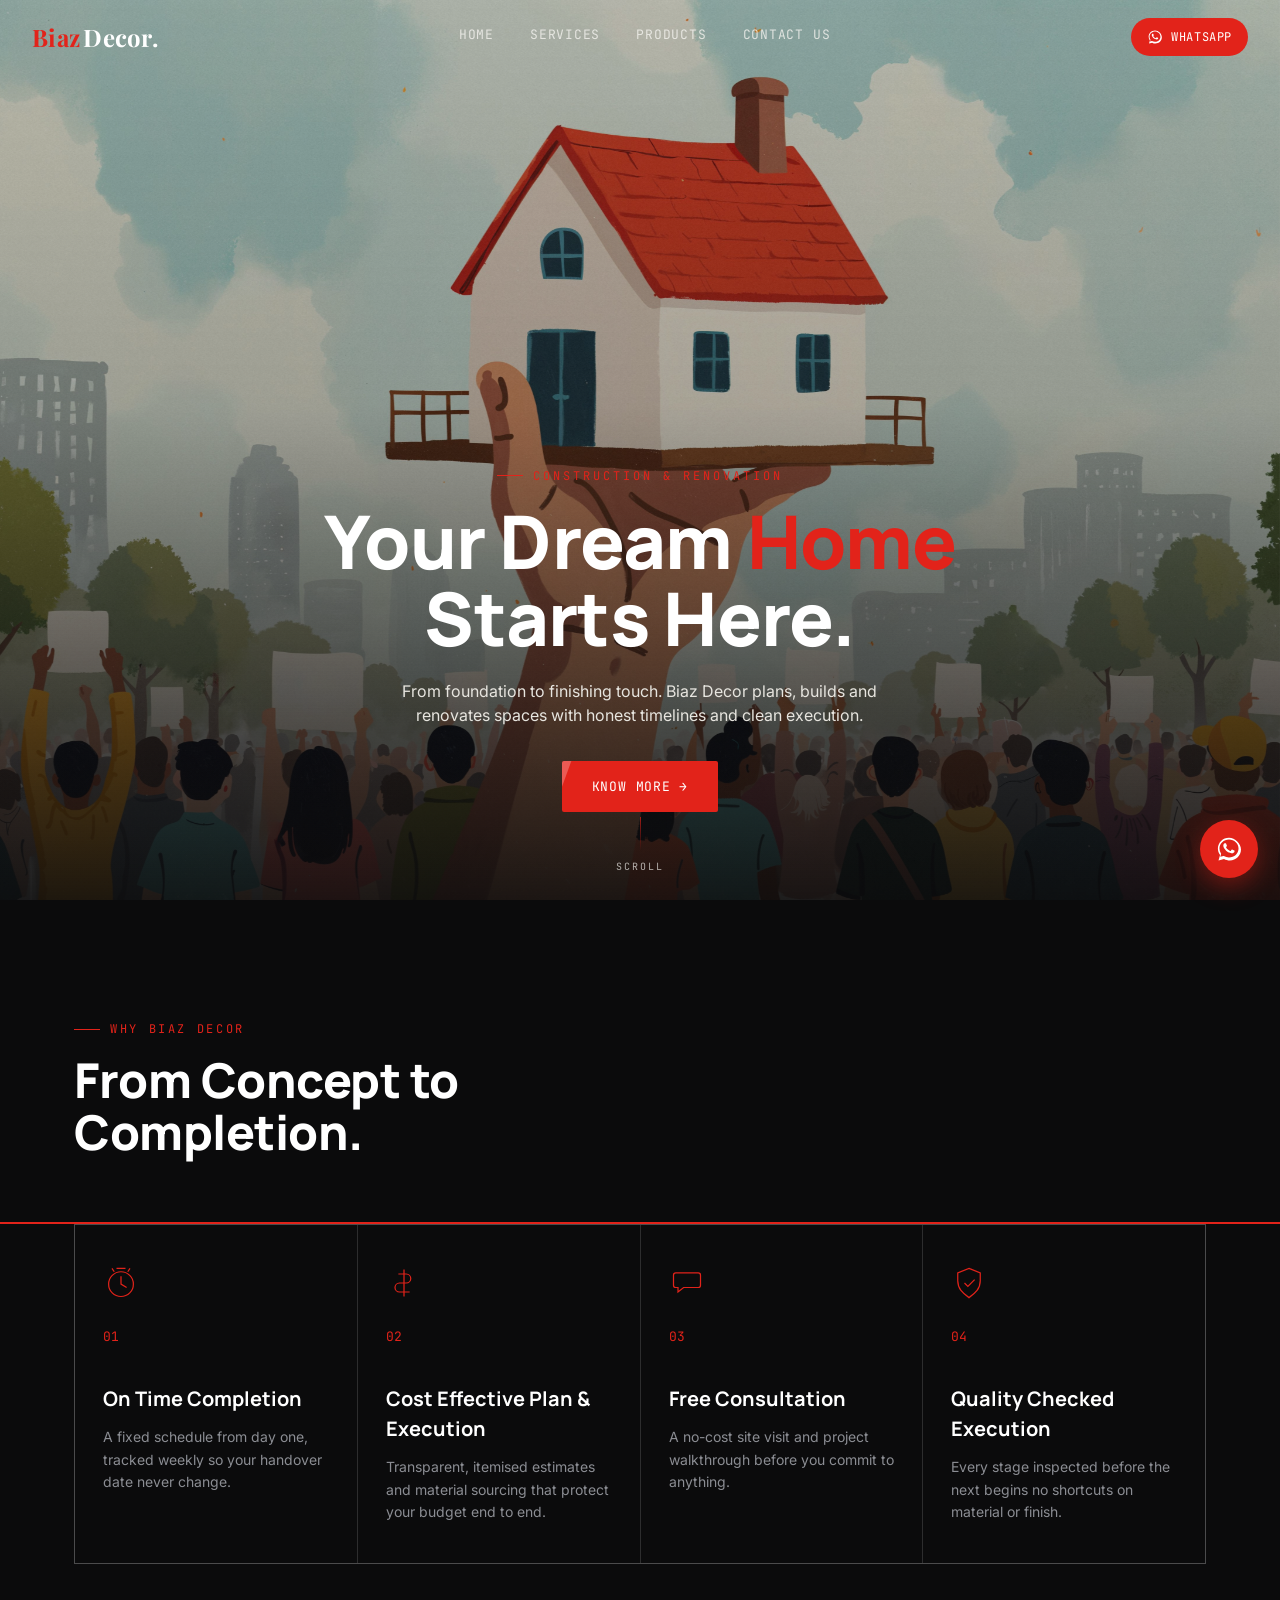
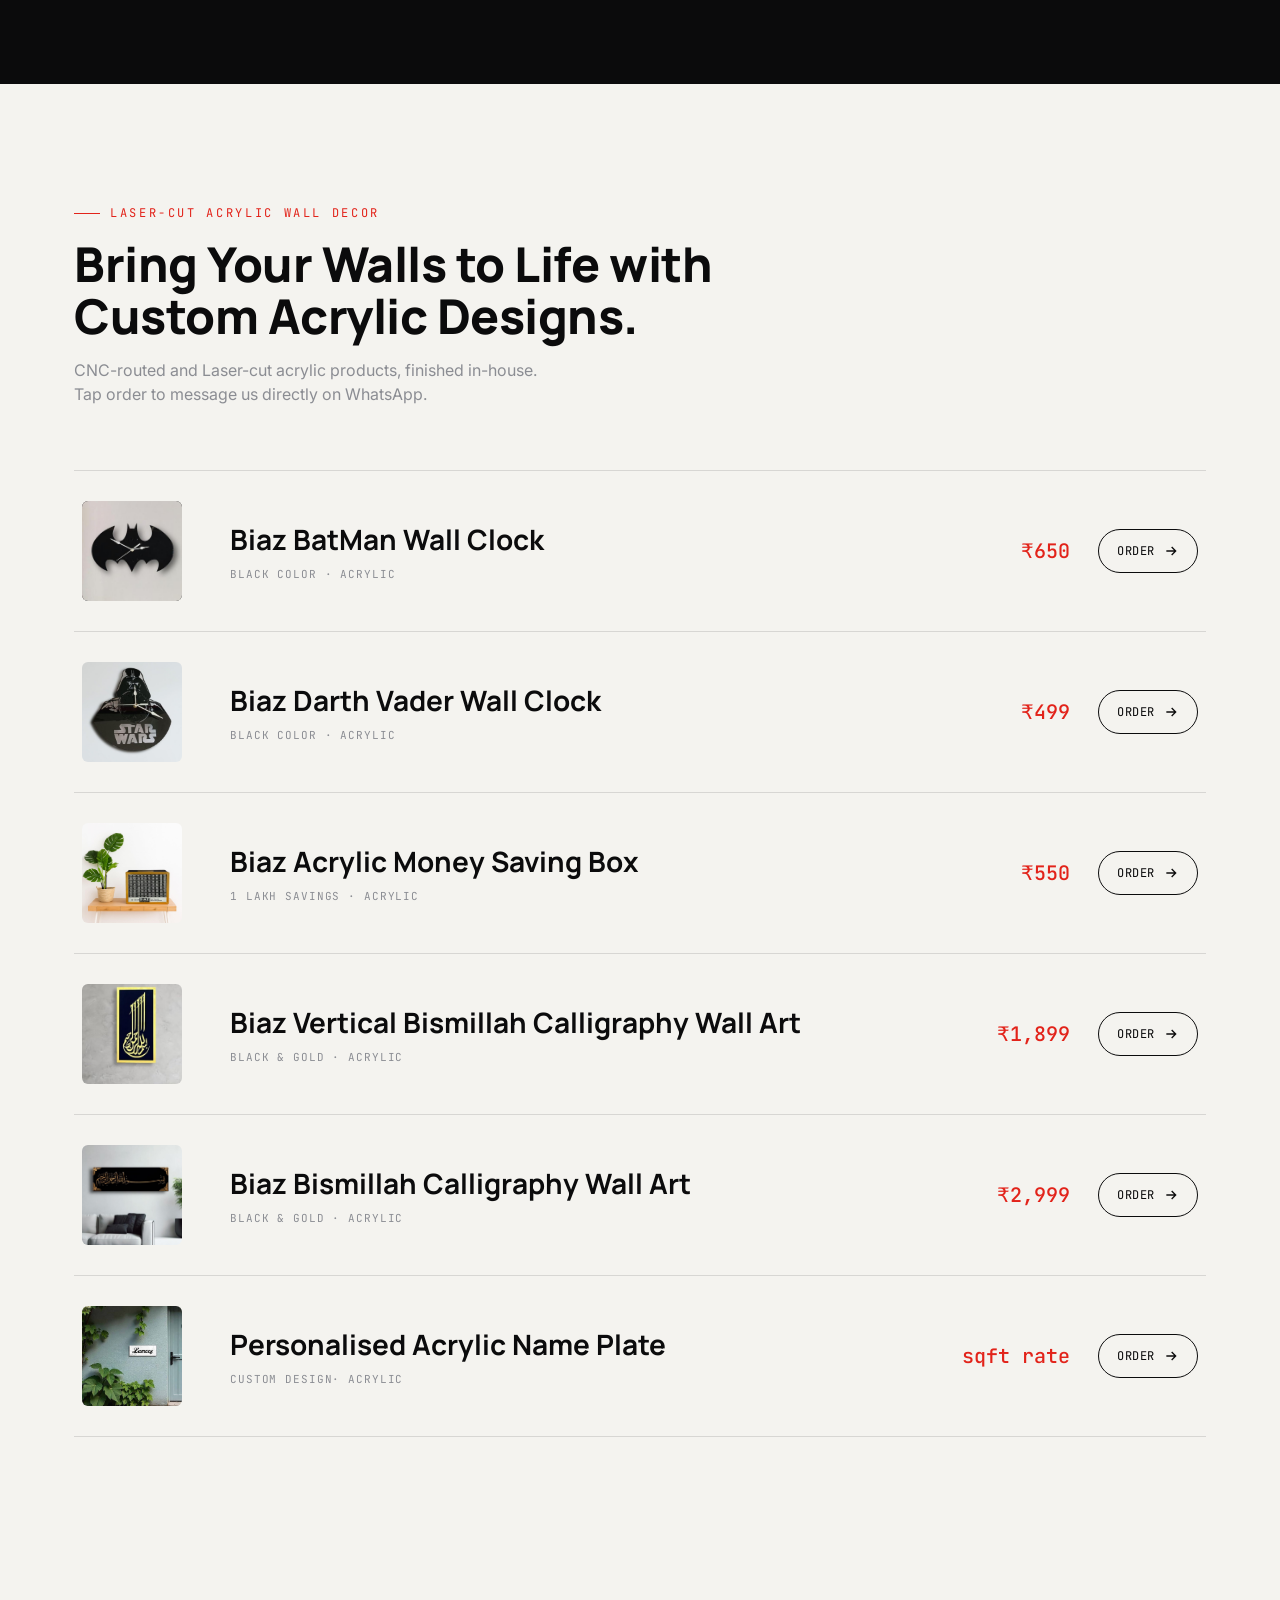
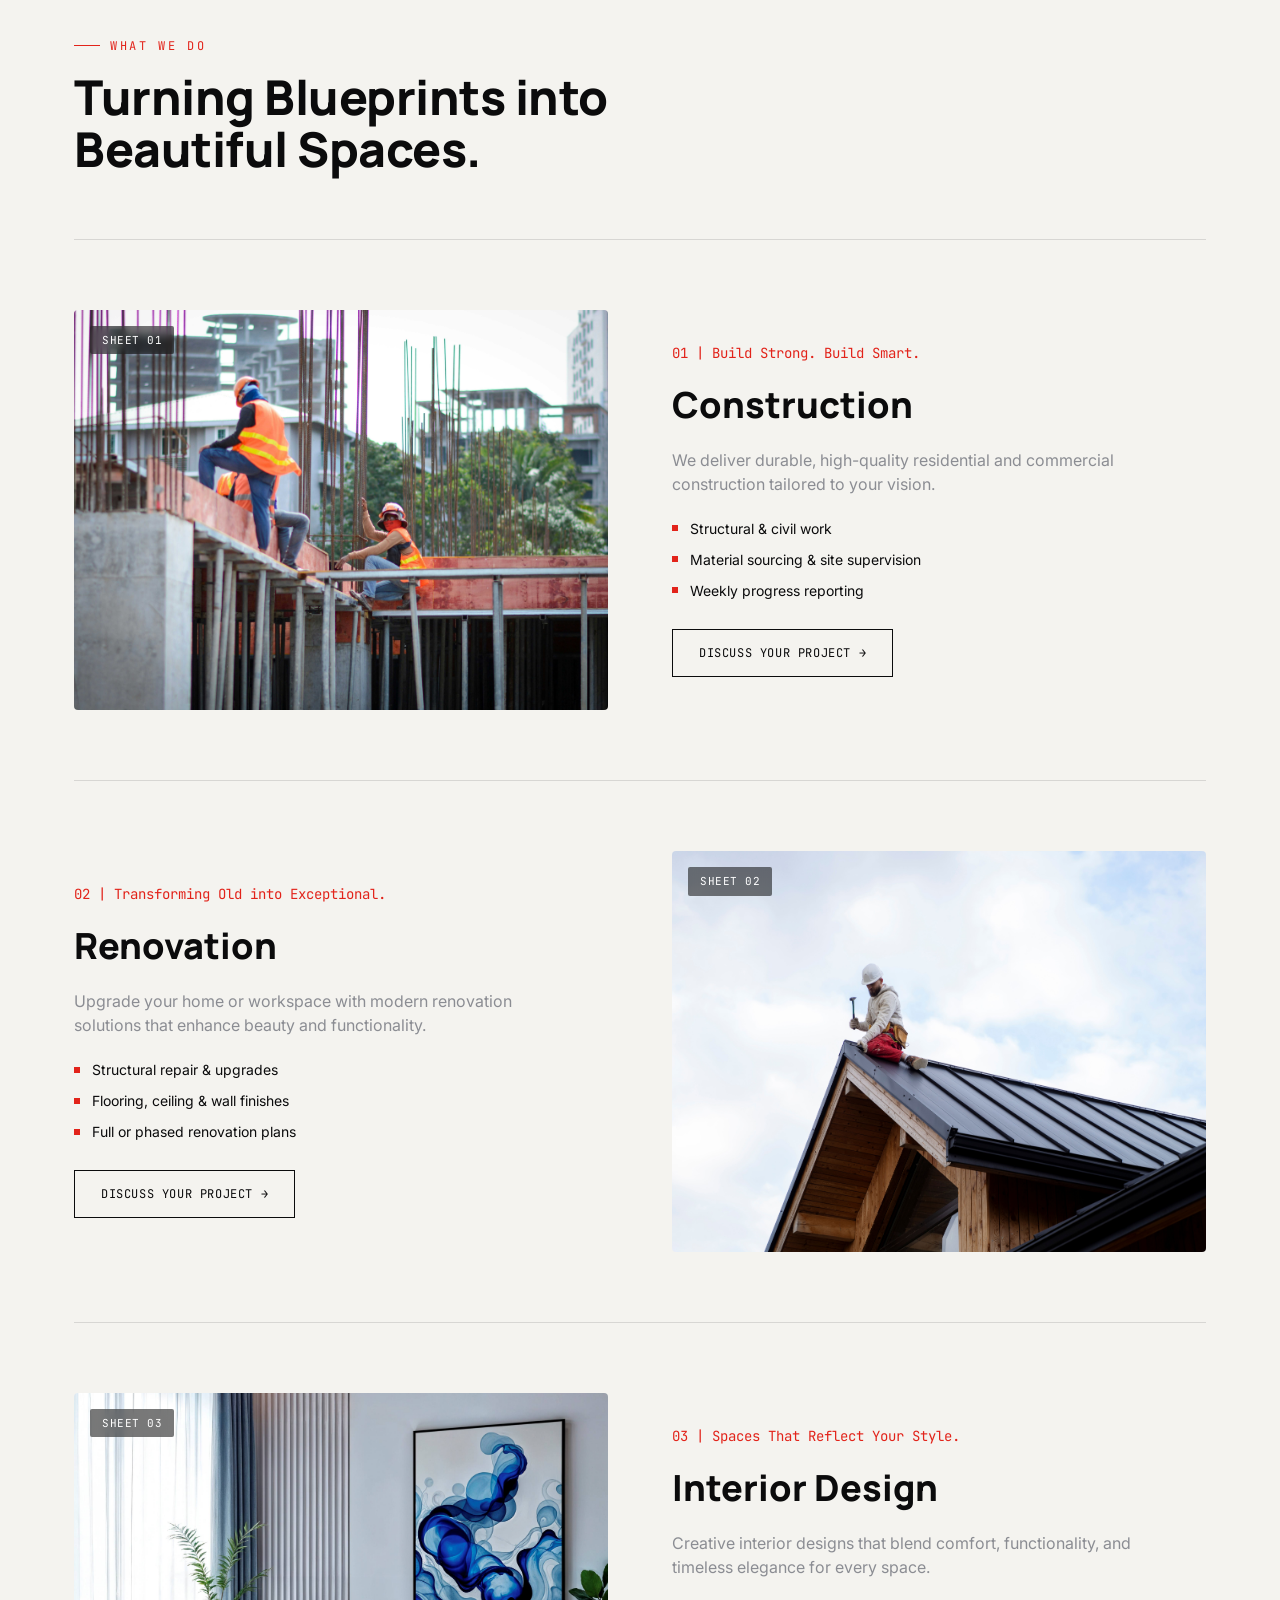
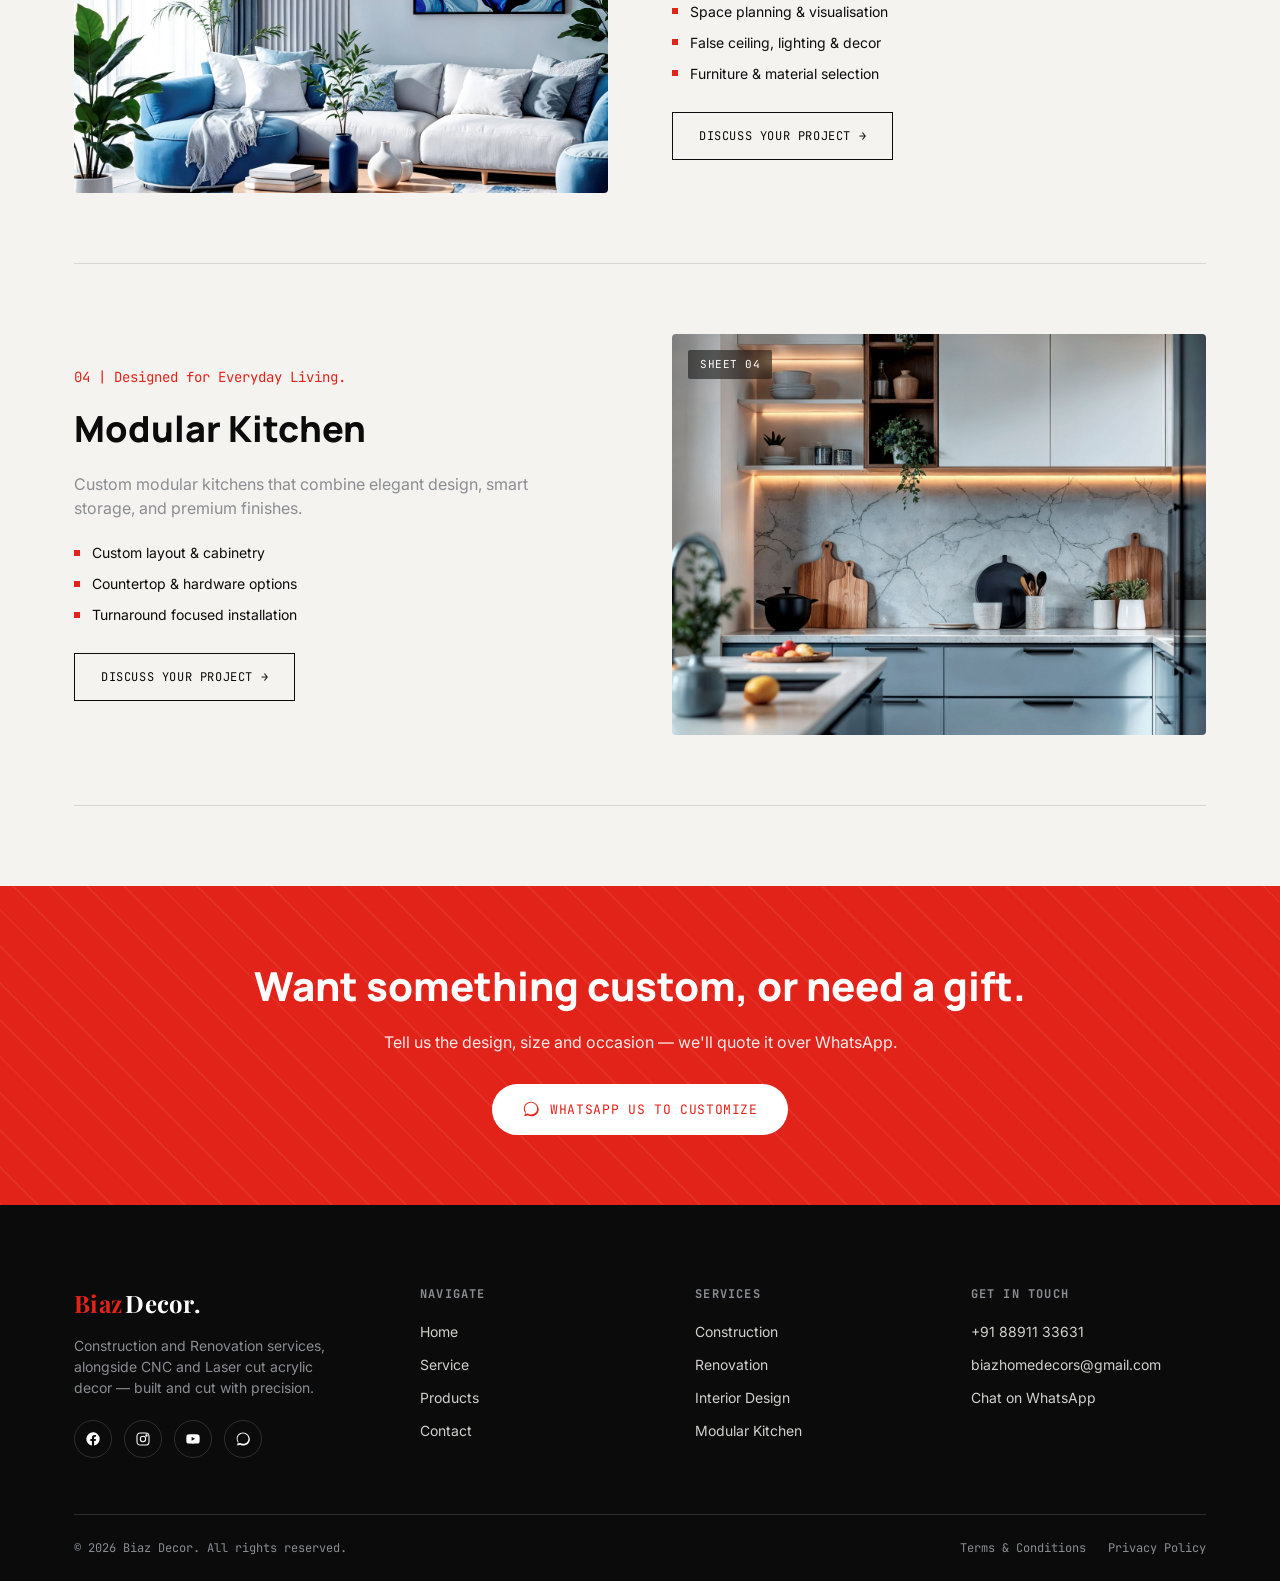
<file: index.html>
<!DOCTYPE html>
<html lang="en">
<head>
<meta charset="UTF-8">
<meta name="viewport" content="width=device-width, initial-scale=1.0">
<title>Biaz Decor — Construction, Renovation &amp; Laser-Cut Acrylic Decor</title>
<meta name="description" content="Biaz Decor — on-time construction, renovation, interior design &amp; modular kitchens, plus CNC laser-cut acrylic decor pieces.">
<link rel="preconnect" href="https://fonts.googleapis.com">
<link rel="preconnect" href="https://fonts.gstatic.com" crossorigin>
<link href="https://fonts.googleapis.com/css2?family=Playfair+Display:wght@700;800&family=Manrope:wght@700;800&family=Inter:wght@400;500;600&family=JetBrains+Mono:wght@400;500&display=swap" rel="stylesheet">
<link rel="stylesheet" href="style.css">
</head>
<body>

<!-- ============ HEADER ============ -->
<header class="site-header">
  <a href="index.html" class="brand"><span class="red">Biaz</span>Decor.</a>
  <nav class="main-nav">
    <a href="index.html#home">Home</a>
    <a href="index.html#services">Services</a>
    <a href="index.html#products">Products</a>
    <a href="contact.html">Contact Us</a>
  </nav>
  <div class="header-actions">
    <a class="btn-wa-small" data-wa-message="Hi Biaz Decor, I have a query." href="https://wa.me/ 918891133631">
      <svg viewBox="0 0 32 32" width="16" height="16" fill="currentColor"><path d="M16 3C9 3 3.3 8.6 3.3 15.5c0 2.7.9 5.3 2.5 7.4L4 29l6.3-1.7c2 1.1 4.3 1.7 6.7 1.7 7 0 12.7-5.6 12.7-12.5S23 3 16 3zm0 22.7c-2.1 0-4.1-.6-5.9-1.6l-.4-.2-3.7 1 1-3.6-.3-.4a10.4 10.4 0 0 1-1.6-5.4C5.1 9.6 9.9 5 16 5c6.1 0 10.9 4.6 10.9 10.5S22.1 25.7 16 25.7zm5.9-7.9c-.3-.2-1.9-1-2.2-1.1-.3-.1-.5-.2-.7.2-.2.3-.8 1.1-1 1.3-.2.2-.4.2-.7.1-2-1-3.3-1.7-4.6-3.9-.3-.6.3-.5.9-1.7.1-.2 0-.4 0-.5-.1-.2-.7-1.8-1-2.4-.3-.6-.5-.5-.7-.5h-.6c-.2 0-.5.1-.8.4-.3.3-1 1-1 2.5s1.1 2.9 1.2 3.1c.1.2 2.2 3.5 5.4 4.8 2 .8 2.8.9 3.8.8.6-.1 1.9-.8 2.2-1.5.3-.7.3-1.3.2-1.5-.1-.1-.3-.2-.6-.4z"/></svg>
      WhatsApp
    </a>
    <button class="hamburger" aria-label="Menu">
      <span></span><span></span><span></span>
    </button>
  </div>
</header>

<!-- mobile nav -->
<div class="mobile-nav">
  <a href="index.html#home">Home</a>
  <a href="index.html#services">Services</a>
  <a href="index.html#products">Products</a>
  <a href="contact.html">Contact</a>
  <a class="red-link" data-wa-message="Hi Biaz Decor, I have a query." href="https://wa.me/ 918891133631">WhatsApp Us</a>
</div>

<!-- floating whatsapp -->
<a class="wa-float" data-wa-message="Hi Biaz Decor, I have a query." href="https://wa.me/ 918891133631" aria-label="Chat on WhatsApp">
  <svg viewBox="0 0 32 32" fill="#fff"><path d="M16 3C9 3 3.3 8.6 3.3 15.5c0 2.7.9 5.3 2.5 7.4L4 29l6.3-1.7c2 1.1 4.3 1.7 6.7 1.7 7 0 12.7-5.6 12.7-12.5S23 3 16 3zm0 22.7c-2.1 0-4.1-.6-5.9-1.6l-.4-.2-3.7 1 1-3.6-.3-.4a10.4 10.4 0 0 1-1.6-5.4C5.1 9.6 9.9 5 16 5c6.1 0 10.9 4.6 10.9 10.5S22.1 25.7 16 25.7zm5.9-7.9c-.3-.2-1.9-1-2.2-1.1-.3-.1-.5-.2-.7.2-.2.3-.8 1.1-1 1.3-.2.2-.4.2-.7.1-2-1-3.3-1.7-4.6-3.9-.3-.6.3-.5.9-1.7.1-.2 0-.4 0-.5-.1-.2-.7-1.8-1-2.4-.3-.6-.5-.5-.7-.5h-.6c-.2 0-.5.1-.8.4-.3.3-1 1-1 2.5s1.1 2.9 1.2 3.1c.1.2 2.2 3.5 5.4 4.8 2 .8 2.8.9 3.8.8.6-.1 1.9-.8 2.2-1.5.3-.7.3-1.3.2-1.5-.1-.1-.3-.2-.6-.4z"/></svg>
</a>

<!-- ============ HERO ============ -->
<section class="hero" id="home">
  <div class="hero-media">
    <img src="image/hero 2.jpg" alt="Construction site at work">
  </div>
  <div class="hero-content">
    <span class="hero-eyebrow">Construction &amp; Renovation</span>
    <h1>Your Dream <em>Home</em><br>Starts Here.</h1>
    <p>From foundation to finishing touch. Biaz Decor plans, builds and renovates spaces with honest timelines and clean execution.</p>
    <a href="#services" class="btn-primary">Know More →</a>
  </div>
  <div class="scroll-cue"><div class="line"></div><span class="mono" style="font-size:10px;letter-spacing:.2em;">SCROLL</span></div>
</section>

<!-- ============ FEATURES ============ -->
<section class="section section-dark" id="features">
  <div class="container">
    <div class="section-head reveal">
      <span class="eyebrow">Why Biaz Decor</span>
      <h2>From Concept to Completion.</h2>
    </div>
  </div>
  <div class="kerf"></div>
  <div class="container">
    <div class="features-grid reveal-stagger">

      <div class="feature-card reveal">
        <svg class="feature-icon" viewBox="0 0 64 64" fill="none" stroke="currentColor" stroke-width="2.2"><circle cx="32" cy="34" r="22"/><path d="M32 20v14l10 6"/><path d="M24 6h16M20 12l-4-6M44 12l4-6"/></svg>
        <span class="feature-num mono">01</span>
        <h3>On Time Completion</h3>
        <p>A fixed schedule from day one, tracked weekly so your handover date never change.</p>
      </div>

      <div class="feature-card reveal">
        <svg class="feature-icon" viewBox="0 0 64 64" fill="none" stroke="currentColor" stroke-width="2.2"><path d="M32 8v48M22 16h14a8 8 0 0 1 0 16H24a8 8 0 0 0 0 16h18"/></svg>
        <span class="feature-num mono">02</span>
        <h3>Cost Effective Plan &amp; Execution</h3>
        <p>Transparent, itemised estimates and material sourcing that protect your budget end to end.</p>
      </div>

      <div class="feature-card reveal">
        <svg class="feature-icon" viewBox="0 0 64 64" fill="none" stroke="currentColor" stroke-width="2.2"><path d="M12 14h40a4 4 0 0 1 4 4v18a4 4 0 0 1-4 4H26l-10 8v-8h-4a4 4 0 0 1-4-4V18a4 4 0 0 1 4-4z"/></svg>
        <span class="feature-num mono">03</span>
        <h3>Free Consultation</h3>
        <p>A no-cost site visit and project walkthrough before you commit to anything.</p>
      </div>

      <div class="feature-card reveal">
        <svg class="feature-icon" viewBox="0 0 64 64" fill="none" stroke="currentColor" stroke-width="2.2"><path d="M32 6l20 8v14c0 14-8.5 22-20 30C20.5 50 12 42 12 28V14z"/><path d="M24 32l6 6 12-12"/></svg>
        <span class="feature-num mono">04</span>
        <h3>Quality Checked Execution</h3>
        <p>Every stage inspected before the next begins no shortcuts on material or finish.</p>
      </div>

    </div>
  </div>
</section>

<!-- ============ PRODUCTS ============ -->
<section class="section" id="products">
  <div class="container">
    <div class="section-head reveal">
      <span class="eyebrow">Laser-Cut Acrylic Wall Decor</span>
      <h2>Bring Your Walls to Life with Custom Acrylic Designs.</h2>
      <p>CNC-routed and Laser-cut acrylic products, finished in-house. <br>Tap order to message us directly on WhatsApp.</p>
    </div>

    <div class="products-wrap">

      <div class="product-row">
        <div class="product-visual"><img src="image/bc.jpg" alt="Bat Clock" loading="lazy"></div>
        <div class="product-info">
          <h3>Biaz BatMan Wall Clock</h3>
          <span class="tag mono">Black Color · Acrylic</span>
        </div>
        <div class="product-price mono">₹650</div>
        <a class="btn-order tick-corners" href="#" data-order="BatMan Wall Clock" data-price="650">
          Order <svg viewBox="0 0 24 24" fill="none" stroke="currentColor" stroke-width="2"><path d="M5 12h14M13 6l6 6-6 6"/></svg>
          <span class="tc-b1"></span><span class="tc-b2"></span>
        </a>
      </div>

      <div class="product-row">
        <div class="product-visual"><img src="image/sc.jpg" alt="Bat Clock" loading="lazy"></svg></div>
        <div class="product-info">
          <h3>Biaz Darth Vader Wall Clock</h3>
          <span class="tag mono">Black Color · Acrylic</span>
        </div>
        <div class="product-price mono">₹499</div>
        <a class="btn-order tick-corners" href="#" data-order="Darth Vader Wall Clock" data-price="499">
          Order <svg viewBox="0 0 24 24" fill="none" stroke="currentColor" stroke-width="2"><path d="M5 12h14M13 6l6 6-6 6"/></svg>
          <span class="tc-b1"></span><span class="tc-b2"></span>
        </a>
      </div>

      <div class="product-row">
        <div class="product-visual"><img src="image/mb.jpg" alt="Bat Clock" loading="lazy"></svg></div>
        <div class="product-info">
          <h3>Biaz Acrylic Money Saving Box</h3>
          <span class="tag mono">1 Lakh Savings · Acrylic</span>
        </div>
        <div class="product-price mono">₹550</div>
        <a class="btn-order tick-corners" href="#" data-order="Acrylic Money Saving Box" data-price="550">
          Order <svg viewBox="0 0 24 24" fill="none" stroke="currentColor" stroke-width="2"><path d="M5 12h14M13 6l6 6-6 6"/></svg>
          <span class="tc-b1"></span><span class="tc-b2"></span>
        </a>
      </div>

      <div class="product-row">
        <div class="product-visual"><img src="image/vb.jpg" alt="Bismillah Wall Art" loading="lazy"></svg></div>
        <div class="product-info">
          <h3>Biaz Vertical Bismillah Calligraphy Wall Art</h3>
          <span class="tag mono">Black & Gold · Acrylic</span>
        </div>
        <div class="product-price mono">₹1,899</div>
        <a class="btn-order tick-corners" href="#" data-order="Vertical Bismillah Calligraphy Wall Art" data-price="1899">
          Order <svg viewBox="0 0 24 24" fill="none" stroke="currentColor" stroke-width="2"><path d="M5 12h14M13 6l6 6-6 6"/></svg>
          <span class="tc-b1"></span><span class="tc-b2"></span>
        </a>
      </div>

      <div class="product-row">
        <div class="product-visual"><img src="image/hb.jpg" alt="Bismillah Wall Art" loading="lazy"></svg></div>
        <div class="product-info">
          <h3>Biaz Bismillah Calligraphy Wall Art</h3>
          <span class="tag mono">Black & Gold · Acrylic</span>
        </div>
        <div class="product-price mono">₹2,999</div>
        <a class="btn-order tick-corners" href="#" data-order="Bismillah Calligraphy Wall Art" data-price="2999">
          Order <svg viewBox="0 0 24 24" fill="none" stroke="currentColor" stroke-width="2"><path d="M5 12h14M13 6l6 6-6 6"/></svg>
          <span class="tc-b1"></span><span class="tc-b2"></span>
        </a>
      </div>

      <div class="product-row">
        <div class="product-visual"><img src="image/ps.jpg" alt="Personalised Acrylic Name Plate" loading="lazy"></svg></div>
        <div class="product-info">
          <h3>Personalised Acrylic Name Plate</h3>
          <span class="tag mono">Custom Design· Acrylic</span>
        </div>
        <div class="product-price mono">sqft rate</div>
        <a class="btn-order tick-corners" href="#" data-order="Personalised Acrylic Name Plate">
          Order <svg viewBox="0 0 24 24" fill="none" stroke="currentColor" stroke-width="2"><path d="M5 12h14M13 6l6 6-6 6"/></svg>
          <span class="tc-b1"></span><span class="tc-b2"></span>
        </a>
      </div>

    </div>
  </div>
</section>

<!-- ============ SERVICES ============ -->
<section class="section section-tight" id="services">
  <div class="container">
    <div class="section-head reveal">
      <span class="eyebrow">What We Do</span>
      <h2>Turning Blueprints into Beautiful Spaces.</h2>
    </div>

    <div class="services-wrap">

      <div class="service-block reveal">
        <div class="service-media">
          <img src="image/cons.jpg" alt="Building construction in progress">
          <span class="service-sheet mono">SHEET 01</span>
        </div>
        <div class="service-copy">
          <span class="num mono">01 | Build Strong. Build Smart.</span>
          <h3>Construction</h3>
          <p>We deliver durable, high-quality residential and commercial construction tailored to your vision.</p>
          <ul class="service-points">
            <li>Structural &amp; civil work</li>
            <li>Material sourcing &amp; site supervision</li>
            <li>Weekly progress reporting</li>
          </ul>
          <a href="contact.html" class="btn-outline">Discuss Your Project →</a>
        </div>
      </div>

      <div class="service-block reverse reveal">
        <div class="service-media">
          <img src="image/ren.jpg" alt="Home renovation work">
          <span class="service-sheet mono">SHEET 02</span>
        </div>
        <div class="service-copy">
          <span class="num mono">02 | Transforming Old into Exceptional.</span>
          <h3>Renovation</h3>
          <p>Upgrade your home or workspace with modern renovation solutions that enhance beauty and functionality.</p>
          <ul class="service-points">
            <li>Structural repair &amp; upgrades</li>
            <li>Flooring, ceiling &amp; wall finishes</li>
            <li>Full or phased renovation plans</li>
          </ul>
          <a href="contact.html" class="btn-outline">Discuss Your Project →</a>
        </div>
      </div>

      <div class="service-block reveal">
        <div class="service-media">
          <img src="image/int.jpg" alt="Modern interior design">
          <span class="service-sheet mono">SHEET 03</span>
        </div>
        <div class="service-copy">
          <span class="num mono">03 | Spaces That Reflect Your Style.</span>
          <h3>Interior Design</h3>
          <p>Creative interior designs that blend comfort, functionality, and timeless elegance for every space.</p>
          <ul class="service-points">
            <li>Space planning &amp; visualisation</li>
            <li>False ceiling, lighting &amp; decor</li>
            <li>Furniture &amp; material selection</li>
          </ul>
          <a href="contact.html" class="btn-outline">Discuss Your Project →</a>
        </div>
      </div>

      <div class="service-block reverse reveal">
        <div class="service-media">
          <img src="image/mod.jpg" alt="Modular kitchen design">
          <span class="service-sheet mono">SHEET 04</span>
        </div>
        <div class="service-copy">
          <span class="num mono">04 | Designed for Everyday Living.</span>
          <h3>Modular Kitchen</h3>
          <p>Custom modular kitchens that combine elegant design, smart storage, and premium finishes.</p>
          <ul class="service-points">
            <li>Custom layout &amp; cabinetry</li>
            <li>Countertop &amp; hardware options</li>
            <li>Turnaround focused installation</li>
          </ul>
          <a href="contact.html" class="btn-outline">Discuss Your Project →</a>
        </div>
      </div>

    </div>
  </div>
</section>

<!-- ============ CUSTOM / GIFTING BANNER ============ -->
<section class="custom-banner reveal">
  <h2>Want something custom, or need a gift.</h2>
  <p>Tell us the design, size and occasion — we'll quote it over WhatsApp.</p>
  <a class="btn-white" data-wa-message="Hi Biaz Decor, I would like to customize a order." href="#">
    <svg viewBox="0 0 32 32" width="18" height="18" fill="currentColor"><path d="M16 3C9 3 3.3 8.6 3.3 15.5c0 2.7.9 5.3 2.5 7.4L4 29l6.3-1.7c2 1.1 4.3 1.7 6.7 1.7 7 0 12.7-5.6 12.7-12.5S23 3 16 3zm0 22.7c-2.1 0-4.1-.6-5.9-1.6l-.4-.2-3.7 1 1-3.6-.3-.4a10.4 10.4 0 0 1-1.6-5.4C5.1 9.6 9.9 5 16 5c6.1 0 10.9 4.6 10.9 10.5S22.1 25.7 16 25.7z"/></svg>
    WhatsApp Us to Customize
  </a>
</section>

<!-- ============ FOOTER ============ -->
<footer class="site-footer">
  <div class="container">
    <div class="footer-top">
      <div class="footer-brand">
        <a href="index.html" class="brand"><span class="red">Biaz</span>Decor.</a>
        <p>Construction and Renovation services, alongside CNC and Laser cut acrylic  decor — built and cut with precision.</p>
        <div class="social-row">
          <a href="https://www.facebook.com/people/BIAZ-HOME-DECOR/61564172278877/" aria-label="Facebook"><svg viewBox="0 0 24 24" fill="#fff"><path d="M22 12a10 10 0 1 0-11.6 9.9v-7H7.9V12h2.5V9.8c0-2.5 1.5-3.9 3.8-3.9 1.1 0 2.2.2 2.2.2v2.4h-1.2c-1.2 0-1.6.8-1.6 1.6V12h2.8l-.4 2.9h-2.4v7A10 10 0 0 0 22 12z"/></svg></a>
          <a href="https://www.instagram.com/biaz_homedecors/" aria-label="Instagram"><svg viewBox="0 0 24 24" fill="none" stroke="#fff" stroke-width="1.6"><rect x="3" y="3" width="18" height="18" rx="5"/><circle cx="12" cy="12" r="4"/><circle cx="17.2" cy="6.8" r="1"/></svg></a>
          <a href="https://www.youtube.com/@biazdecor" aria-label="YouTube"><svg viewBox="0 0 24 24" fill="#fff"><path d="M21.8 8s-.2-1.4-.8-2c-.8-.8-1.6-.8-2-.9C16 5 12 5 12 5s-4 0-7 .1c-.4 0-1.2.1-2 .9-.6.6-.8 2-.8 2S2 9.6 2 11.3v1.4C2 14.4 2.2 16 2.2 16s.2 1.4.8 2c.8.8 1.8.7 2.3.8C7 19 12 19 12 19s4 0 7-.2c.4 0 1.2-.1 2-.8.6-.6.8-2 .8-2s.2-1.6.2-3.3v-1.4C22 9.6 21.8 8 21.8 8zM9.9 14.6V9l5.4 2.8-5.4 2.8z"/></svg></a>
          <a data-wa-message="Hi Biaz Decor, I have a query." href="#" aria-label="WhatsApp"><svg viewBox="0 0 32 32" fill="#fff"><path d="M16 3C9 3 3.3 8.6 3.3 15.5c0 2.7.9 5.3 2.5 7.4L4 29l6.3-1.7c2 1.1 4.3 1.7 6.7 1.7 7 0 12.7-5.6 12.7-12.5S23 3 16 3zm0 22.7c-2.1 0-4.1-.6-5.9-1.6l-.4-.2-3.7 1 1-3.6-.3-.4a10.4 10.4 0 0 1-1.6-5.4C5.1 9.6 9.9 5 16 5c6.1 0 10.9 4.6 10.9 10.5S22.1 25.7 16 25.7z"/></svg></a>
        </div>
      </div>
      <div class="footer-col">
        <h4>Navigate</h4>
        <a href="index.html#home">Home</a>
        <a href="index.html#services">Service</a>
        <a href="index.html#products">Products</a>
        <a href="contact.html">Contact</a>
      </div>
      <div class="footer-col">
        <h4>Services</h4>
        <a href="index.html#services">Construction</a>
        <a href="index.html#services">Renovation</a>
        <a href="index.html#services">Interior Design</a>
        <a href="index.html#services">Modular Kitchen</a>
      </div>
      <div class="footer-col">
        <h4>Get In Touch</h4>
        <a href="tel:+918891133631">+91 88911 33631</a>
        <a href="mailto:biazhomedecors@gmail.com">biazhomedecors@gmail.com</a>
        <a data-wa-message="Hi Biaz Decor, I have a query." href="#">Chat on WhatsApp</a>
      </div>
    </div>
    <div class="footer-bottom">
      <span>&copy; <span data-year></span> Biaz Decor. All rights reserved.</span>
      <div class="footer-legal">
        <a href="terms.html">Terms &amp; Conditions</a>
        <a href="privacy.html">Privacy Policy</a>
      </div>
    </div>
  </div>
</footer>

<html lang="en">
<head>
    <meta charset="UTF-8">
    <meta name="viewport" content="width=device-width, initial-scale=1.0">
   
</head>
<body>



    <script>
        // Disable Right Click
        document.addEventListener("contextmenu", function (e) {
            e.preventDefault();
            alert("Right-click is disabled.");
        });

        // Disable keyboard shortcuts
        document.addEventListener("keydown", function (e) {

            // F12
            if (e.key === "F12") {
                e.preventDefault();
            }

            // Ctrl+Shift+I
            if (e.ctrlKey && e.shiftKey && e.key.toLowerCase() === "i") {
                e.preventDefault();
            }

            // Ctrl+Shift+J
            if (e.ctrlKey && e.shiftKey && e.key.toLowerCase() === "j") {
                e.preventDefault();
            }

            // Ctrl+Shift+C
            if (e.ctrlKey && e.shiftKey && e.key.toLowerCase() === "c") {
                e.preventDefault();
            }

            // Ctrl+U (View Source)
            if (e.ctrlKey && e.key.toLowerCase() === "u") {
                e.preventDefault();
            }

            // Ctrl+S (Optional)
            if (e.ctrlKey && e.key.toLowerCase() === "s") {
                e.preventDefault();
            }

            // Ctrl+P (Optional)
            if (e.ctrlKey && e.key.toLowerCase() === "p") {
                e.preventDefault();
            }
        });
    </script>

</body>
</html>

<script src="script.js"></script>
</body>
</html>
</file>
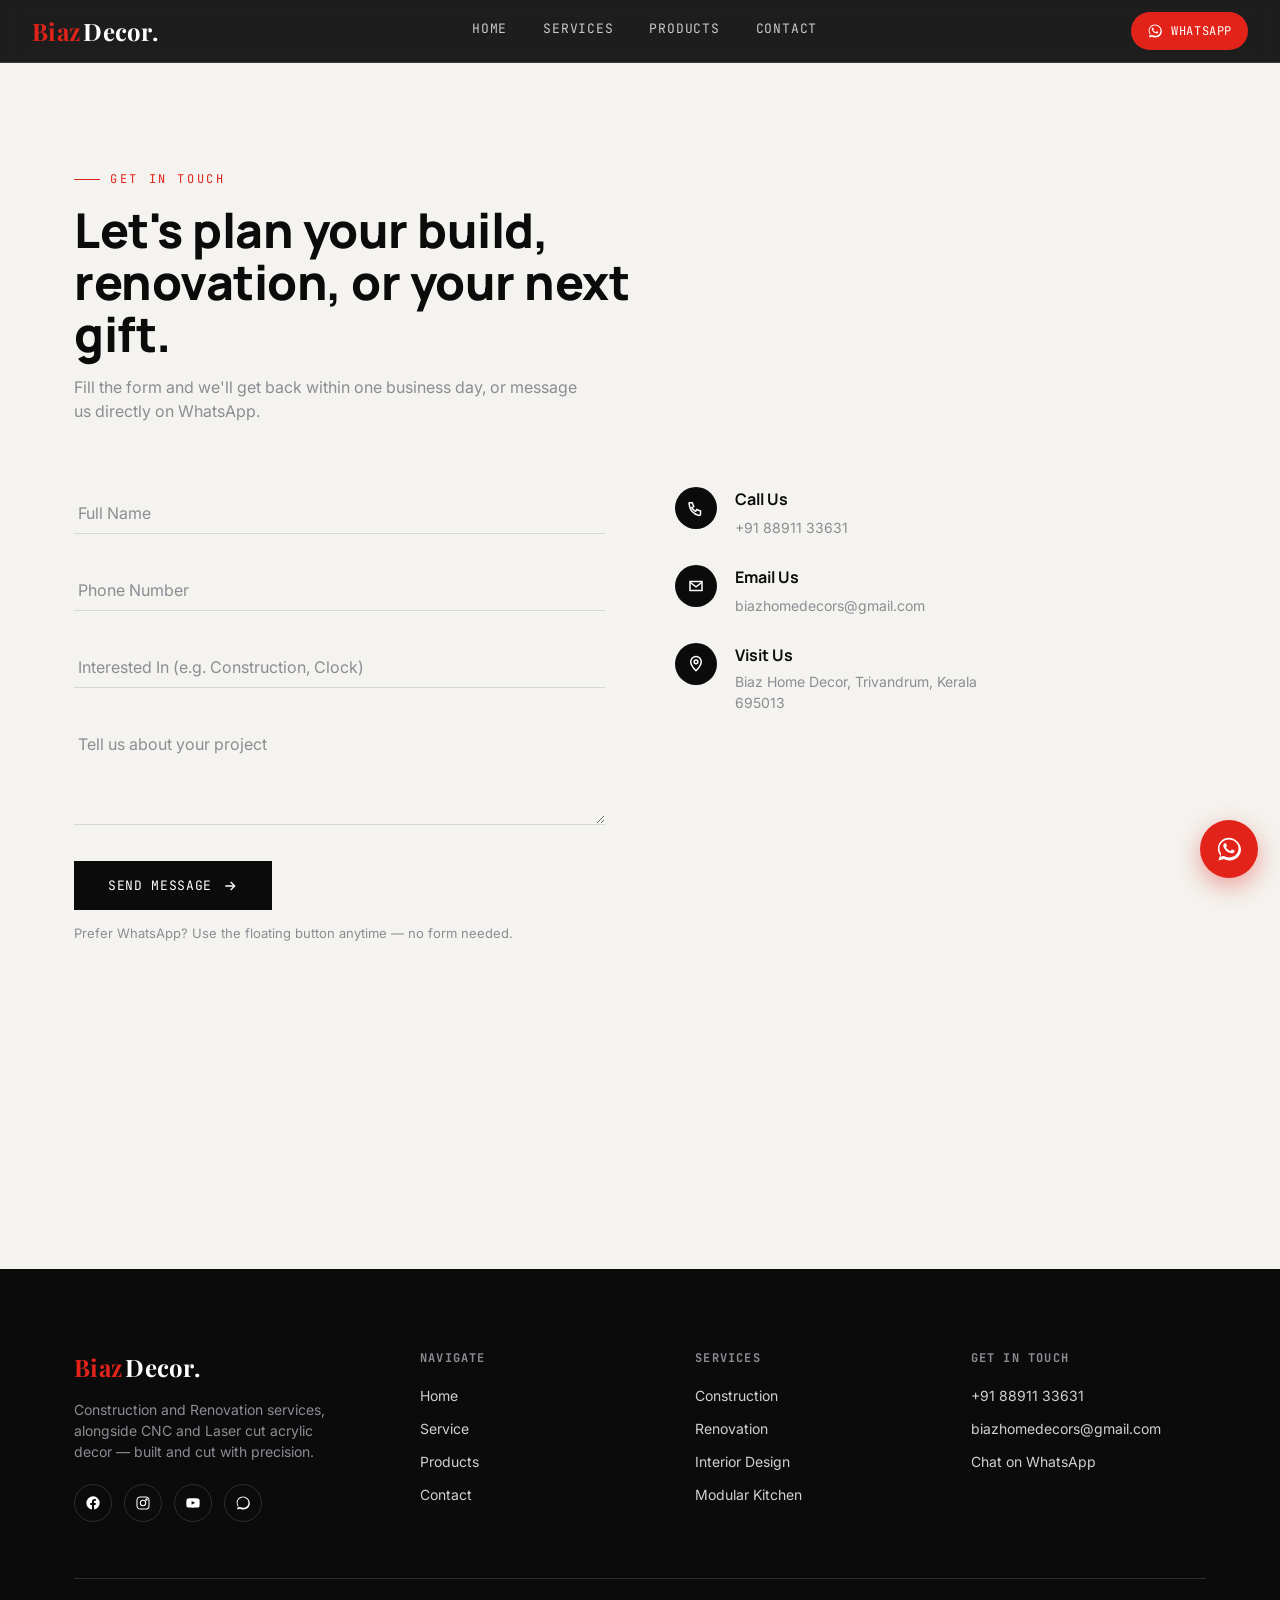
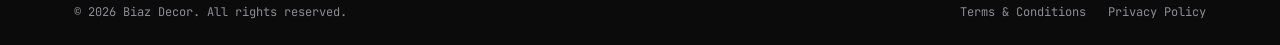
<file: contact.html>
<!DOCTYPE html>
<html lang="en">
<head>
<meta charset="UTF-8">
<meta name="viewport" content="width=device-width, initial-scale=1.0">
<title>Contact Us — Biaz Decor</title>
<meta name="description" content="Get in touch with Biaz Decor for construction, renovation and custom acrylic decor enquiries.">
<link rel="preconnect" href="https://fonts.googleapis.com">
<link rel="preconnect" href="https://fonts.gstatic.com" crossorigin>
<link href="https://fonts.googleapis.com/css2?family=Playfair+Display:wght@700;800&family=Manrope:wght@700;800&family=Inter:wght@400;500;600&family=JetBrains+Mono:wght@400;500&display=swap" rel="stylesheet">
<link rel="stylesheet" href="style.css">
</head>
<body class="solid-header">

<!-- ============ HEADER ============ -->
<header class="site-header">
  <a href="index.html" class="brand"><span class="red">Biaz</span>Decor.</a>
  <nav class="main-nav">
    <a href="index.html#home">Home</a>
    <a href="index.html#services">Services</a>
    <a href="index.html#products">Products</a>
    <a href="contact.html">Contact</a>
  </nav>
  <div class="header-actions">
    <a class="btn-wa-small" data-wa-message="Hi Biaz Decor, I have a query." href="#">
      <svg viewBox="0 0 32 32" width="16" height="16" fill="currentColor"><path d="M16 3C9 3 3.3 8.6 3.3 15.5c0 2.7.9 5.3 2.5 7.4L4 29l6.3-1.7c2 1.1 4.3 1.7 6.7 1.7 7 0 12.7-5.6 12.7-12.5S23 3 16 3zm0 22.7c-2.1 0-4.1-.6-5.9-1.6l-.4-.2-3.7 1 1-3.6-.3-.4a10.4 10.4 0 0 1-1.6-5.4C5.1 9.6 9.9 5 16 5c6.1 0 10.9 4.6 10.9 10.5S22.1 25.7 16 25.7zm5.9-7.9c-.3-.2-1.9-1-2.2-1.1-.3-.1-.5-.2-.7.2-.2.3-.8 1.1-1 1.3-.2.2-.4.2-.7.1-2-1-3.3-1.7-4.6-3.9-.3-.6.3-.5.9-1.7.1-.2 0-.4 0-.5-.1-.2-.7-1.8-1-2.4-.3-.6-.5-.5-.7-.5h-.6c-.2 0-.5.1-.8.4-.3.3-1 1-1 2.5s1.1 2.9 1.2 3.1c.1.2 2.2 3.5 5.4 4.8 2 .8 2.8.9 3.8.8.6-.1 1.9-.8 2.2-1.5.3-.7.3-1.3.2-1.5-.1-.1-.3-.2-.6-.4z"/></svg>
      WhatsApp
    </a>
    <button class="hamburger" aria-label="Menu">
      <span></span><span></span><span></span>
    </button>
  </div>
</header>

<div class="mobile-nav">
  <a href="index.html#home">Home</a>
  <a href="index.html#services">Services</a>
  <a href="index.html#products">Products</a>
  <a href="contact.html">Contact</a>
  <a class="red-link" data-wa-message="Hi Biaz Decor, I have a query." href="#">WhatsApp Us</a>
</div>

<a class="wa-float" data-wa-message="Hi Biaz Decor, I have a query." href="#" aria-label="Chat on WhatsApp">
  <svg viewBox="0 0 32 32" fill="#fff"><path d="M16 3C9 3 3.3 8.6 3.3 15.5c0 2.7.9 5.3 2.5 7.4L4 29l6.3-1.7c2 1.1 4.3 1.7 6.7 1.7 7 0 12.7-5.6 12.7-12.5S23 3 16 3zm0 22.7c-2.1 0-4.1-.6-5.9-1.6l-.4-.2-3.7 1 1-3.6-.3-.4a10.4 10.4 0 0 1-1.6-5.4C5.1 9.6 9.9 5 16 5c6.1 0 10.9 4.6 10.9 10.5S22.1 25.7 16 25.7zm5.9-7.9c-.3-.2-1.9-1-2.2-1.1-.3-.1-.5-.2-.7.2-.2.3-.8 1.1-1 1.3-.2.2-.4.2-.7.1-2-1-3.3-1.7-4.6-3.9-.3-.6.3-.5.9-1.7.1-.2 0-.4 0-.5-.1-.2-.7-1.8-1-2.4-.3-.6-.5-.5-.7-.5h-.6c-.2 0-.5.1-.8.4-.3.3-1 1-1 2.5s1.1 2.9 1.2 3.1c.1.2 2.2 3.5 5.4 4.8 2 .8 2.8.9 3.8.8.6-.1 1.9-.8 2.2-1.5.3-.7.3-1.3.2-1.5-.1-.1-.3-.2-.6-.4z"/></svg>
</a>

<!-- ============ CONTACT HERO + FORM ============ -->
<section class="contact-hero">
  <div class="container">
    <div class="section-head reveal">
      <span class="eyebrow">Get In Touch</span>
      <h2>Let's plan your build, renovation, or your next gift.</h2>
      <p>Fill the form and we'll get back within one business day, or message us directly on WhatsApp.</p>
    </div>

    <div class="contact-grid">
      <form id="contact-form" class="reveal" novalidate>

        <div class="floating-field">
          <input type="text" id="name" name="name" placeholder=" " required>
          <label for="name">Full Name</label>
        </div>

        <div class="floating-field">
          <input type="tel" id="phone" name="phone" placeholder=" " required>
          <label for="phone">Phone Number</label>
        </div>

        <div class="floating-field">
          <input type="text" id="service" name="service" placeholder=" " required>
          <label for="service">Interested In (e.g. Construction, Clock)</label>
        </div>

        <div class="floating-field">
          <textarea id="message" name="message" rows="4" placeholder=" " required></textarea>
          <label for="message">Tell us about your project</label>
        </div>

        <button type="submit" class="btn-submit">
          Send Message
          <svg viewBox="0 0 24 24" width="16" height="16" fill="none" stroke="currentColor" stroke-width="2"><path d="M5 12h14M13 6l6 6-6 6"/></svg>
        </button>
        <p class="form-note">Prefer WhatsApp? Use the floating button anytime — no form needed.</p>

        <div id="form-success" class="form-success">
          <span>Failed. Tap below to send it instantly on WhatsApp:</span>
        </div>
        <a id="form-success-link" class="btn-outline" style="margin-top:14px; display:none;"></a>
      </form>

      <div class="reveal">
        <div class="contact-info-list">
          <div class="contact-info-item">
            <div class="ci-icon"><svg viewBox="0 0 24 24" fill="none" stroke="currentColor" stroke-width="2"><path d="M3 5h4l2 5-2.5 1.5a11 11 0 0 0 5 5L13 14l5 2v4a2 2 0 0 1-2 2A16 16 0 0 1 3 7a2 2 0 0 1 0-2z"/></svg></div>
            <div><h4>Call Us</h4><a href="tel:+918891133631">+91 88911 33631</a></div>
          </div>
          <div class="contact-info-item">
            <div class="ci-icon"><svg viewBox="0 0 24 24" fill="none" stroke="currentColor" stroke-width="2"><path d="M4 6h16v12H4z"/><path d="M4 7l8 6 8-6"/></svg></div>
            <div><h4>Email Us</h4><a href="mailto:biazhomedecors@gmail.com">biazhomedecors@gmail.com</a></div>
          </div>
          <div class="contact-info-item">
            <div class="ci-icon"><svg viewBox="0 0 24 24" fill="none" stroke="currentColor" stroke-width="2"><path d="M12 21s-7-7-7-12a7 7 0 0 1 14 0c0 5-7 12-7 12z"/><circle cx="12" cy="9" r="2.5"/></svg></div>
            <div><h4>Visit Us</h4><p>Biaz Home Decor, Trivandrum, Kerala <br>695013</p></div>
          </div>
        </div>

        <iframe class="map-frame" loading="lazy" src="https://www.google.com/maps/embed?pb=!1m18!1m12!1m3!1d3945.7328776717372!2d77.00027717587014!3d8.525294296668417!2m3!1f0!2f0!3f0!3m2!1i1024!2i768!4f13.1!3m3!1m2!1s0x3b05b9bcbe736743%3A0xabdb755974b322da!2sBiaz%20homedecors!5e0!3m2!1sen!2sin!4v1784092202201!5m2!1sen!2sin" width="600" height="450" style="border:0;" allowfullscreen=""></iframe>
      </div>
    </div>
  </div>
</section>

<!-- ============ FOOTER ============ -->
<footer class="site-footer">
  <div class="container">
    <div class="footer-top">
      <div class="footer-brand">
        <a href="index.html" class="brand"><span class="red">Biaz</span>Decor.</a>
        <p>Construction and Renovation services, alongside CNC and Laser cut acrylic  decor — built and cut with precision.</p>
        <div class="social-row">
          <a href="https://www.facebook.com/people/BIAZ-HOME-DECOR/61564172278877/" aria-label="Facebook"><svg viewBox="0 0 24 24" fill="#fff"><path d="M22 12a10 10 0 1 0-11.6 9.9v-7H7.9V12h2.5V9.8c0-2.5 1.5-3.9 3.8-3.9 1.1 0 2.2.2 2.2.2v2.4h-1.2c-1.2 0-1.6.8-1.6 1.6V12h2.8l-.4 2.9h-2.4v7A10 10 0 0 0 22 12z"/></svg></a>
          <a href="https://www.instagram.com/biaz_homedecors/" aria-label="Instagram"><svg viewBox="0 0 24 24" fill="none" stroke="#fff" stroke-width="1.6"><rect x="3" y="3" width="18" height="18" rx="5"/><circle cx="12" cy="12" r="4"/><circle cx="17.2" cy="6.8" r="1"/></svg></a>
          <a href="https://www.youtube.com/@biazdecor" aria-label="YouTube"><svg viewBox="0 0 24 24" fill="#fff"><path d="M21.8 8s-.2-1.4-.8-2c-.8-.8-1.6-.8-2-.9C16 5 12 5 12 5s-4 0-7 .1c-.4 0-1.2.1-2 .9-.6.6-.8 2-.8 2S2 9.6 2 11.3v1.4C2 14.4 2.2 16 2.2 16s.2 1.4.8 2c.8.8 1.8.7 2.3.8C7 19 12 19 12 19s4 0 7-.2c.4 0 1.2-.1 2-.8.6-.6.8-2 .8-2s.2-1.6.2-3.3v-1.4C22 9.6 21.8 8 21.8 8zM9.9 14.6V9l5.4 2.8-5.4 2.8z"/></svg></a>
          <a data-wa-message="Hi Biaz Decor, I have a query." href="#" aria-label="WhatsApp"><svg viewBox="0 0 32 32" fill="#fff"><path d="M16 3C9 3 3.3 8.6 3.3 15.5c0 2.7.9 5.3 2.5 7.4L4 29l6.3-1.7c2 1.1 4.3 1.7 6.7 1.7 7 0 12.7-5.6 12.7-12.5S23 3 16 3zm0 22.7c-2.1 0-4.1-.6-5.9-1.6l-.4-.2-3.7 1 1-3.6-.3-.4a10.4 10.4 0 0 1-1.6-5.4C5.1 9.6 9.9 5 16 5c6.1 0 10.9 4.6 10.9 10.5S22.1 25.7 16 25.7z"/></svg></a>
        </div>
      </div>
      <div class="footer-col">
        <h4>Navigate</h4>
        <a href="index.html#home">Home</a>
        <a href="index.html#services">Service</a>
        <a href="index.html#products">Products</a>
        <a href="contact.html">Contact</a>
      </div>
      <div class="footer-col">
        <h4>Services</h4>
        <a href="index.html#services">Construction</a>
        <a href="index.html#services">Renovation</a>
        <a href="index.html#services">Interior Design</a>
        <a href="index.html#services">Modular Kitchen</a>
      </div>
      <div class="footer-col">
        <h4>Get In Touch</h4>
        <a href="tel:+918891133631">+91 88911 33631</a>
        <a href="mailto:biazhomedecors@gmail.com">biazhomedecors@gmail.com</a>
        <a data-wa-message="Hi Biaz Decor, I have a query." href="#">Chat on WhatsApp</a>
      </div>
    </div>
    <div class="footer-bottom">
      <span>&copy; <span data-year></span> Biaz Decor. All rights reserved.</span>
      <div class="footer-legal">
        <a href="terms.html">Terms &amp; Conditions</a>
        <a href="privacy.html">Privacy Policy</a>
      </div>
    </div>
  </div>
</footer>

<script src="script.js"></script>
<script>
  // wire up the WhatsApp link inside the success message
  document.addEventListener("DOMContentLoaded", () => {
    const form = document.querySelector("#contact-form");
    const successBox = document.querySelector("#form-success");
    const successLink = document.querySelector("#form-success-link");
    if(form && successLink){
      form.addEventListener("submit", () => {
        setTimeout(() => {
          successLink.textContent = "Continue on WhatsApp →";
          successLink.href = "https://wa.me/918891133631";
          successLink.style.display = "inline-flex";
        }, 50);
      });
    }
  });
</script>
</body>
</html>
</file>
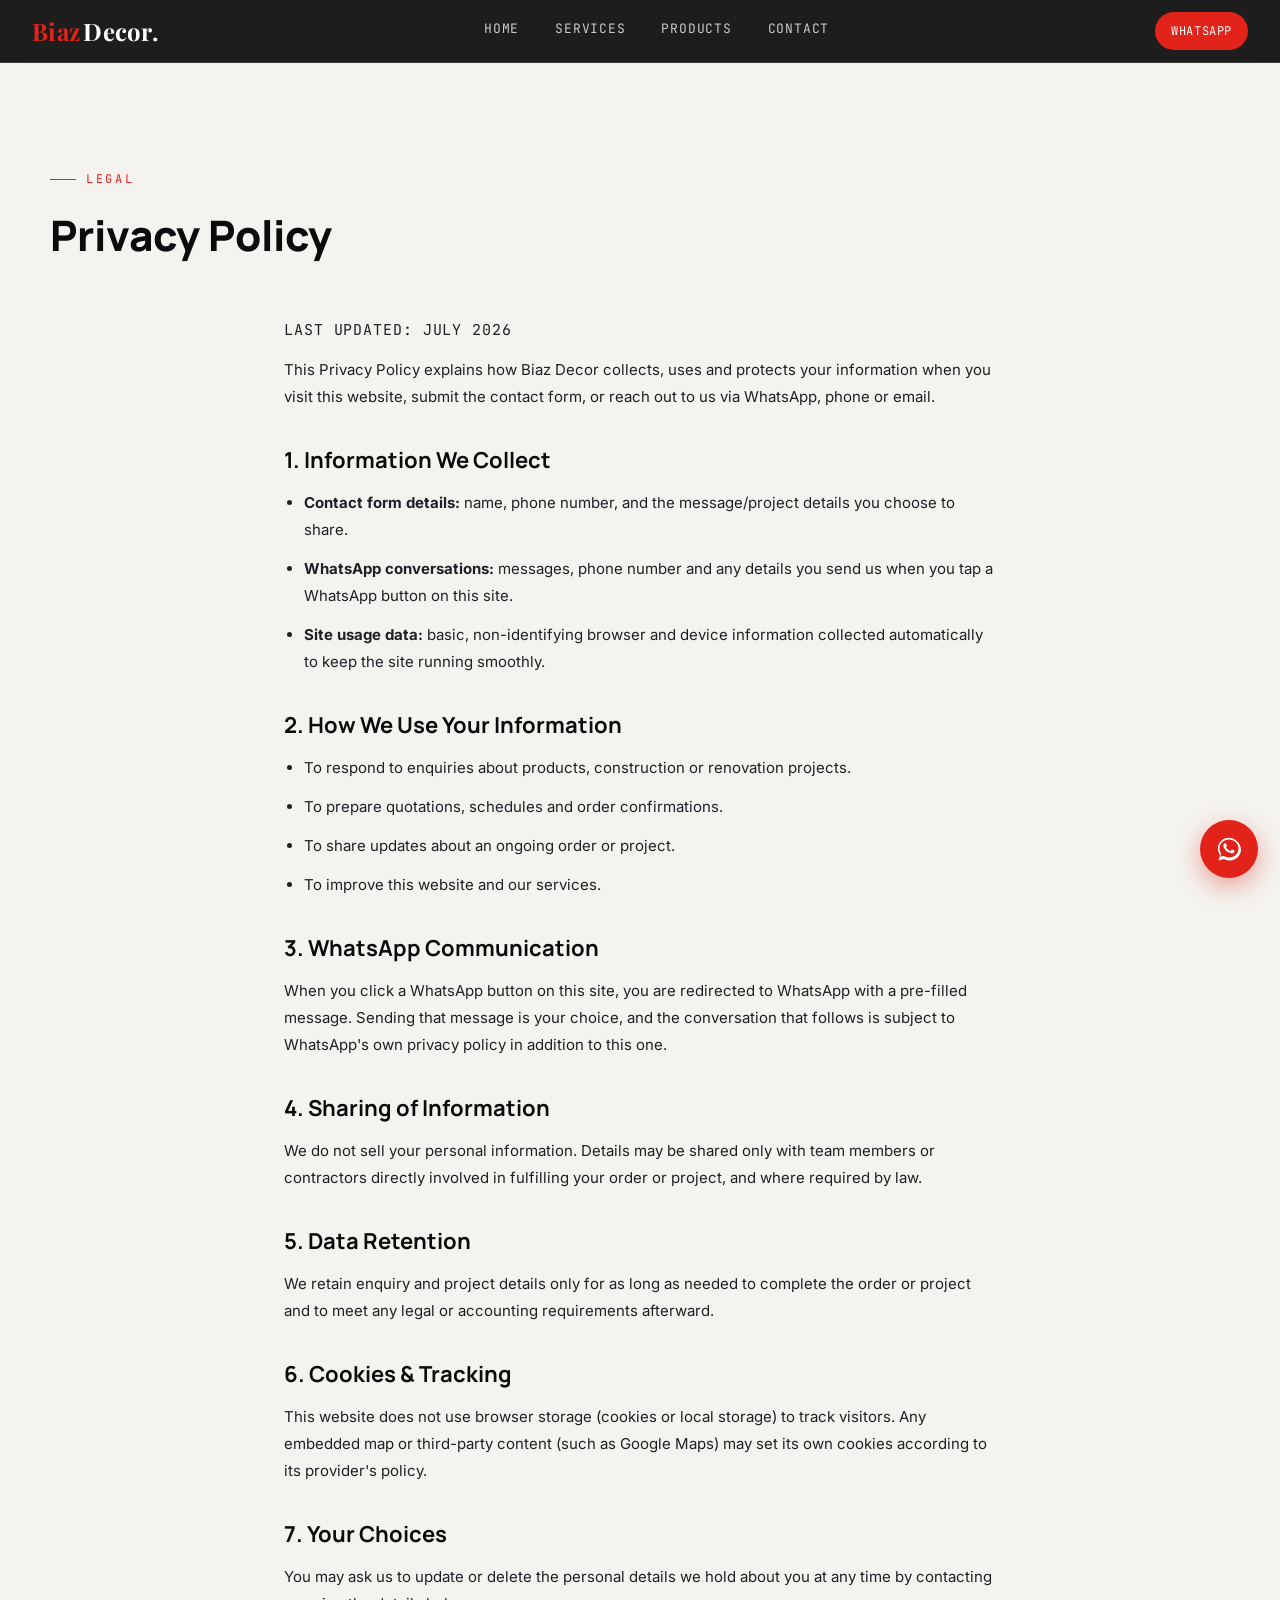
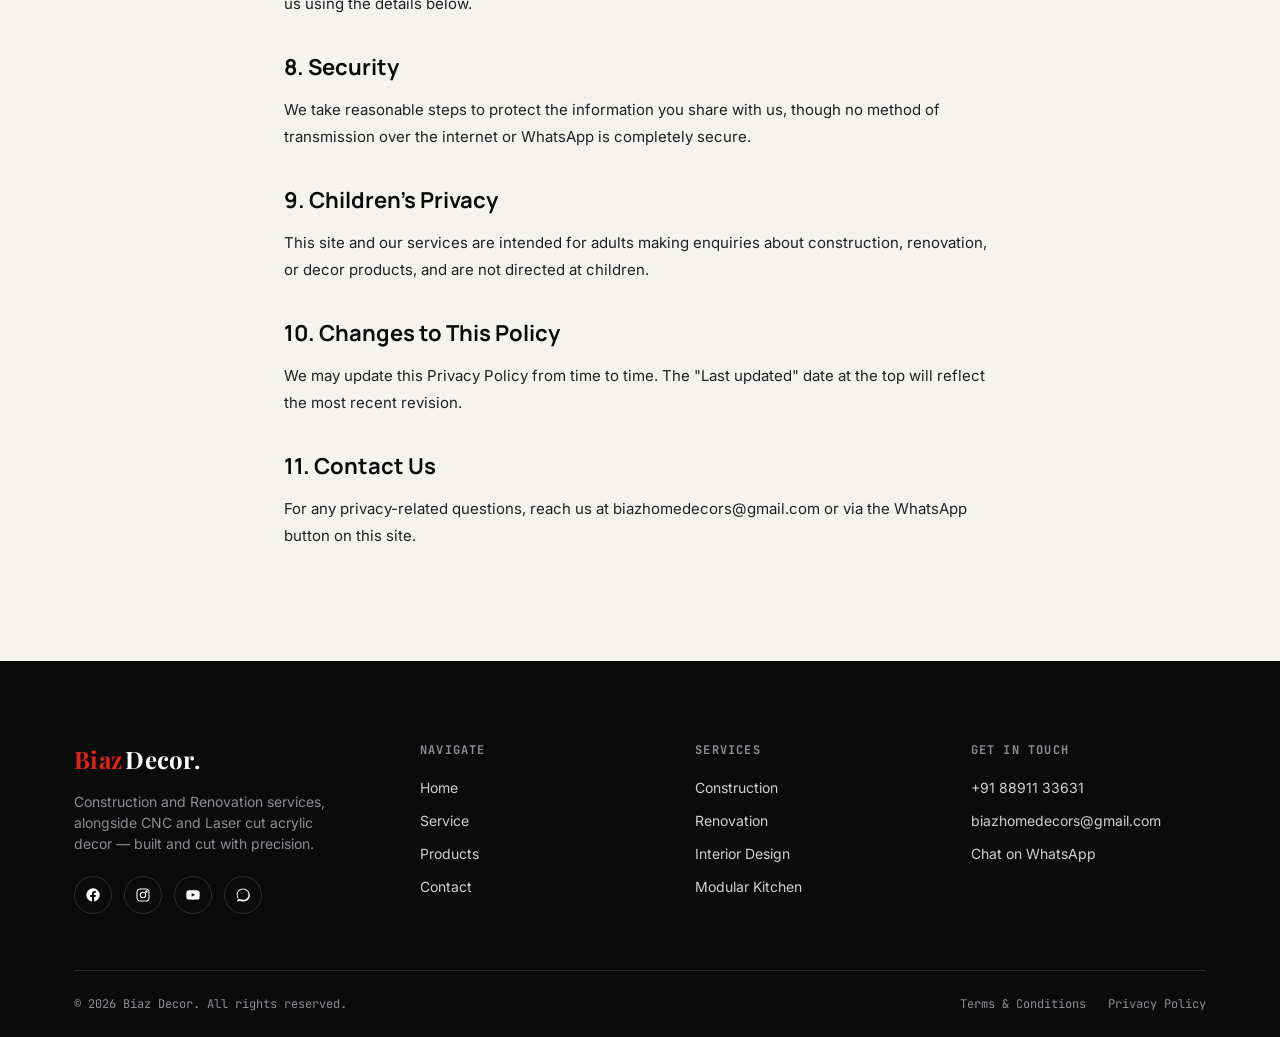
<file: privacy.html>
<!DOCTYPE html>
<html lang="en">
<head>
<meta charset="UTF-8">
<meta name="viewport" content="width=device-width, initial-scale=1.0">
<title>Privacy Policy — Biaz Decor</title>
<link rel="preconnect" href="https://fonts.googleapis.com">
<link rel="preconnect" href="https://fonts.gstatic.com" crossorigin>
<link href="https://fonts.googleapis.com/css2?family=Playfair+Display:wght@700;800&family=Manrope:wght@700;800&family=Inter:wght@400;500;600&family=JetBrains+Mono:wght@400;500&display=swap" rel="stylesheet">
<link rel="stylesheet" href="style.css">
</head>
<body class="solid-header">

<header class="site-header">
  <a href="index.html" class="brand"><span class="red">Biaz</span>Decor.</a>
  <nav class="main-nav">
    <a href="index.html#home">Home</a>
    <a href="index.html#services">Services</a>
    <a href="index.html#products">Products</a>
    <a href="contact.html">Contact</a>
  </nav>
  <div class="header-actions">
    <a class="btn-wa-small" data-wa-message="Hi Biaz Decor, I have a query." href="#">WhatsApp</a>
    <button class="hamburger" aria-label="Menu"><span></span><span></span><span></span></button>
  </div>
</header>

<div class="mobile-nav">
  <a href="index.html#home">Home</a>
  <a href="index.html#services">Services</a>
  <a href="index.html#products">Products</a>
  <a href="contact.html">Contact</a>
  <a class="red-link" data-wa-message="Hi Biaz Decor, I have a query." href="#">WhatsApp Us</a>
</div>

<a class="wa-float" data-wa-message="Hi Biaz Decor, I have a query." href="#" aria-label="Chat on WhatsApp">
  <svg viewBox="0 0 32 32" fill="#fff"><path d="M16 3C9 3 3.3 8.6 3.3 15.5c0 2.7.9 5.3 2.5 7.4L4 29l6.3-1.7c2 1.1 4.3 1.7 6.7 1.7 7 0 12.7-5.6 12.7-12.5S23 3 16 3zm0 22.7c-2.1 0-4.1-.6-5.9-1.6l-.4-.2-3.7 1 1-3.6-.3-.4a10.4 10.4 0 0 1-1.6-5.4C5.1 9.6 9.9 5 16 5c6.1 0 10.9 4.6 10.9 10.5S22.1 25.7 16 25.7zm5.9-7.9c-.3-.2-1.9-1-2.2-1.1-.3-.1-.5-.2-.7.2-.2.3-.8 1.1-1 1.3-.2.2-.4.2-.7.1-2-1-3.3-1.7-4.6-3.9-.3-.6.3-.5.9-1.7.1-.2 0-.4 0-.5-.1-.2-.7-1.8-1-2.4-.3-.6-.5-.5-.7-.5h-.6c-.2 0-.5.1-.8.4-.3.3-1 1-1 2.5s1.1 2.9 1.2 3.1c.1.2 2.2 3.5 5.4 4.8 2 .8 2.8.9 3.8.8.6-.1 1.9-.8 2.2-1.5.3-.7.3-1.3.2-1.5-.1-.1-.3-.2-.6-.4z"/></svg>
</a>

<section class="legal-hero container">
  <span class="eyebrow">Legal</span>
  <h2 style="font-family:var(--font-display); font-weight:800; font-size:clamp(28px,4vw,42px);">Privacy Policy</h2>
</section>

<section class="legal-body container">
  <p class="legal-updated">Last updated: July 2026</p>
  <p>This Privacy Policy explains how Biaz Decor collects, uses and protects your information when you visit this website, submit the contact form, or reach out to us via WhatsApp, phone or email.</p>

  <h2>1. Information We Collect</h2>
  <ul>
    <li><strong>Contact form details:</strong> name, phone number, and the message/project details you choose to share.</li>
    <li><strong>WhatsApp conversations:</strong> messages, phone number and any details you send us when you tap a WhatsApp button on this site.</li>
    <li><strong>Site usage data:</strong> basic, non-identifying browser and device information collected automatically to keep the site running smoothly.</li>
  </ul>

  <h2>2. How We Use Your Information</h2>
  <ul>
    <li>To respond to enquiries about products, construction or renovation projects.</li>
    <li>To prepare quotations, schedules and order confirmations.</li>
    <li>To share updates about an ongoing order or project.</li>
    <li>To improve this website and our services.</li>
  </ul>

  <h2>3. WhatsApp Communication</h2>
  <p>When you click a WhatsApp button on this site, you are redirected to WhatsApp with a pre-filled message. Sending that message is your choice, and the conversation that follows is subject to WhatsApp's own privacy policy in addition to this one.</p>

  <h2>4. Sharing of Information</h2>
  <p>We do not sell your personal information. Details may be shared only with team members or contractors directly involved in fulfilling your order or project, and where required by law.</p>

  <h2>5. Data Retention</h2>
  <p>We retain enquiry and project details only for as long as needed to complete the order or project and to meet any legal or accounting requirements afterward.</p>

  <h2>6. Cookies &amp; Tracking</h2>
  <p>This website does not use browser storage (cookies or local storage) to track visitors. Any embedded map or third-party content (such as Google Maps) may set its own cookies according to its provider's policy.</p>

  <h2>7. Your Choices</h2>
  <p>You may ask us to update or delete the personal details we hold about you at any time by contacting us using the details below.</p>

  <h2>8. Security</h2>
  <p>We take reasonable steps to protect the information you share with us, though no method of transmission over the internet or WhatsApp is completely secure.</p>

  <h2>9. Children's Privacy</h2>
  <p>This site and our services are intended for adults making enquiries about construction, renovation, or decor products, and are not directed at children.</p>

  <h2>10. Changes to This Policy</h2>
  <p>We may update this Privacy Policy from time to time. The "Last updated" date at the top will reflect the most recent revision.</p>

  <h2>11. Contact Us</h2>
  <p>For any privacy-related questions, reach us at biazhomedecors@gmail.com or via the WhatsApp button on this site.</p>
</section>

<footer class="site-footer">
  <div class="container">
    <div class="footer-top">
      <div class="footer-brand">
        <a href="index.html" class="brand"><span class="red">Biaz</span>Decor.</a>
        <p>Construction and Renovation services, alongside CNC and Laser cut acrylic  decor — built and cut with precision.</p>
        <div class="social-row">
          <a href="https://www.facebook.com/people/BIAZ-HOME-DECOR/61564172278877/" aria-label="Facebook"><svg viewBox="0 0 24 24" fill="#fff"><path d="M22 12a10 10 0 1 0-11.6 9.9v-7H7.9V12h2.5V9.8c0-2.5 1.5-3.9 3.8-3.9 1.1 0 2.2.2 2.2.2v2.4h-1.2c-1.2 0-1.6.8-1.6 1.6V12h2.8l-.4 2.9h-2.4v7A10 10 0 0 0 22 12z"/></svg></a>
          <a href="https://www.instagram.com/biaz_homedecors/" aria-label="Instagram"><svg viewBox="0 0 24 24" fill="none" stroke="#fff" stroke-width="1.6"><rect x="3" y="3" width="18" height="18" rx="5"/><circle cx="12" cy="12" r="4"/><circle cx="17.2" cy="6.8" r="1"/></svg></a>
          <a href="https://www.youtube.com/@biazdecor" aria-label="YouTube"><svg viewBox="0 0 24 24" fill="#fff"><path d="M21.8 8s-.2-1.4-.8-2c-.8-.8-1.6-.8-2-.9C16 5 12 5 12 5s-4 0-7 .1c-.4 0-1.2.1-2 .9-.6.6-.8 2-.8 2S2 9.6 2 11.3v1.4C2 14.4 2.2 16 2.2 16s.2 1.4.8 2c.8.8 1.8.7 2.3.8C7 19 12 19 12 19s4 0 7-.2c.4 0 1.2-.1 2-.8.6-.6.8-2 .8-2s.2-1.6.2-3.3v-1.4C22 9.6 21.8 8 21.8 8zM9.9 14.6V9l5.4 2.8-5.4 2.8z"/></svg></a>
          <a data-wa-message="Hi Biaz Decor, I have a query." href="#" aria-label="WhatsApp"><svg viewBox="0 0 32 32" fill="#fff"><path d="M16 3C9 3 3.3 8.6 3.3 15.5c0 2.7.9 5.3 2.5 7.4L4 29l6.3-1.7c2 1.1 4.3 1.7 6.7 1.7 7 0 12.7-5.6 12.7-12.5S23 3 16 3zm0 22.7c-2.1 0-4.1-.6-5.9-1.6l-.4-.2-3.7 1 1-3.6-.3-.4a10.4 10.4 0 0 1-1.6-5.4C5.1 9.6 9.9 5 16 5c6.1 0 10.9 4.6 10.9 10.5S22.1 25.7 16 25.7z"/></svg></a>
        </div>
      </div>
      <div class="footer-col">
        <h4>Navigate</h4>
        <a href="index.html#home">Home</a>
        <a href="index.html#services">Service</a>
        <a href="index.html#products">Products</a>
        <a href="contact.html">Contact</a>
      </div>
      <div class="footer-col">
        <h4>Services</h4>
        <a href="index.html#services">Construction</a>
        <a href="index.html#services">Renovation</a>
        <a href="index.html#services">Interior Design</a>
        <a href="index.html#services">Modular Kitchen</a>
      </div>
      <div class="footer-col">
        <h4>Get In Touch</h4>
        <a href="tel:+918891133631">+91 88911 33631</a>
        <a href="mailto:biazhomedecors@gmail.com">biazhomedecors@gmail.com</a>
        <a data-wa-message="Hi Biaz Decor, I have a query." href="#">Chat on WhatsApp</a>
      </div>
    </div>
    <div class="footer-bottom">
      <span>&copy; <span data-year></span> Biaz Decor. All rights reserved.</span>
      <div class="footer-legal">
        <a href="terms.html">Terms &amp; Conditions</a>
        <a href="privacy.html">Privacy Policy</a>
      </div>
    </div>
  </div>
</footer>

<script src="script.js"></script>
</body>
</html>
</file>
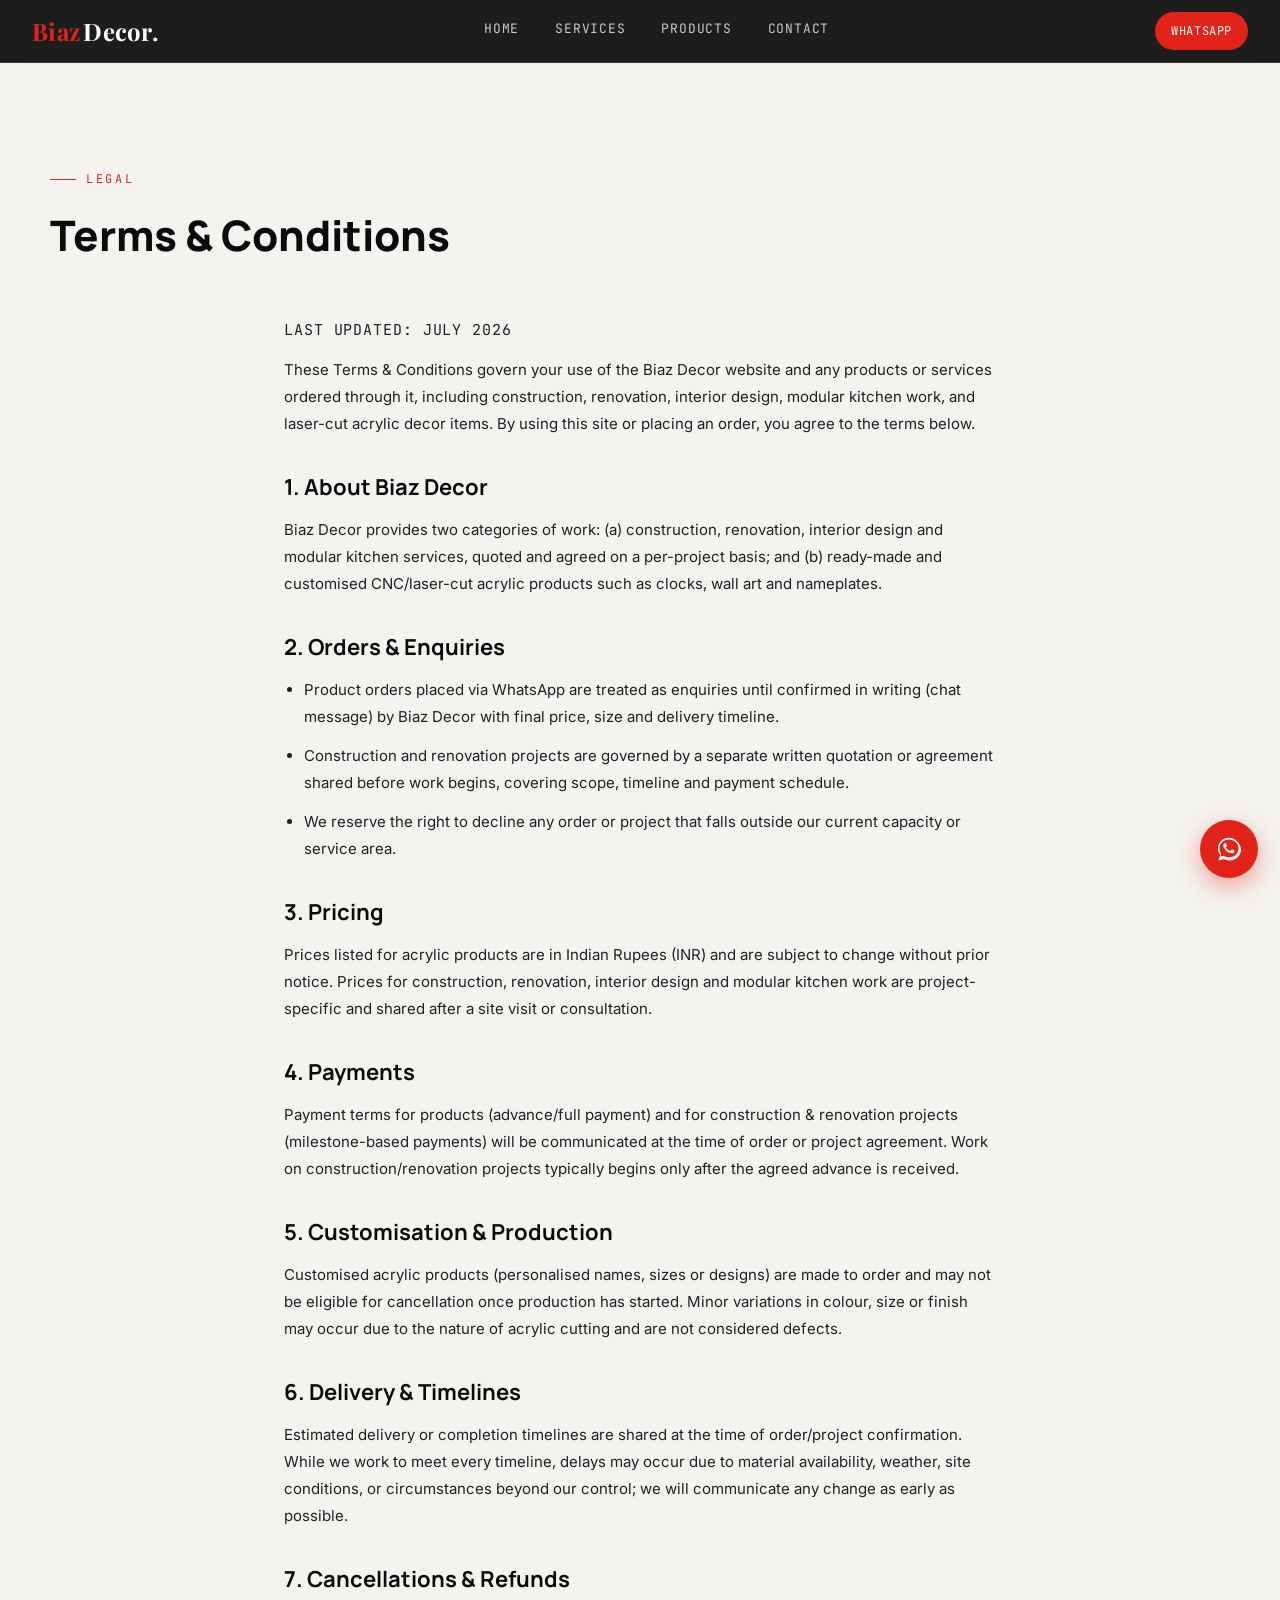
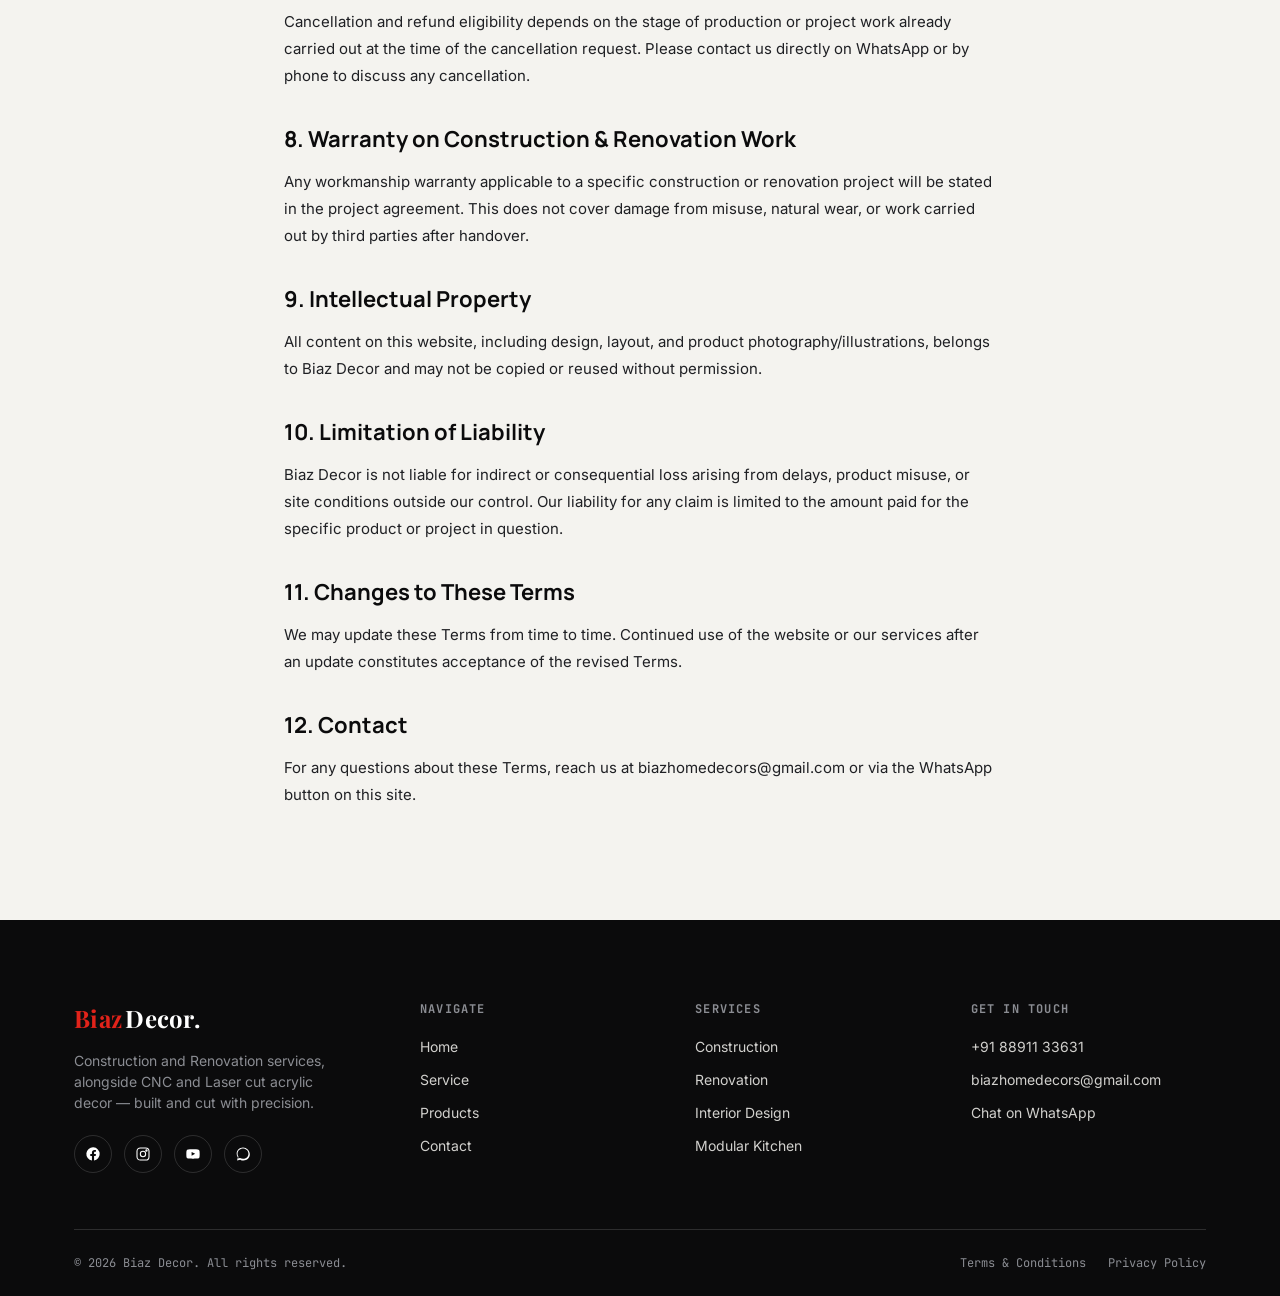
<file: terms.html>
<!DOCTYPE html>
<html lang="en">
<head>
<meta charset="UTF-8">
<meta name="viewport" content="width=device-width, initial-scale=1.0">
<title>Terms &amp; Conditions — Biaz Decor</title>
<link rel="preconnect" href="https://fonts.googleapis.com">
<link rel="preconnect" href="https://fonts.gstatic.com" crossorigin>
<link href="https://fonts.googleapis.com/css2?family=Playfair+Display:wght@700;800&family=Manrope:wght@700;800&family=Inter:wght@400;500;600&family=JetBrains+Mono:wght@400;500&display=swap" rel="stylesheet">
<link rel="stylesheet" href="style.css">
</head>
<body class="solid-header">

<header class="site-header">
  <a href="index.html" class="brand"><span class="red">Biaz</span>Decor.</a>
  <nav class="main-nav">
    <a href="index.html#home">Home</a>
    <a href="index.html#services">Services</a>
    <a href="index.html#products">Products</a>
    <a href="contact.html">Contact</a>
  </nav>
  <div class="header-actions">
    <a class="btn-wa-small" data-wa-message="Hi Biaz Decor, I have a query." href="#">WhatsApp</a>
    <button class="hamburger" aria-label="Menu"><span></span><span></span><span></span></button>
  </div>
</header>

<div class="mobile-nav">
  <a href="index.html#home">Home</a>
  <a href="index.html#services">Services</a>
  <a href="index.html#products">Products</a>
  <a href="contact.html">Contact</a>
  <a class="red-link" data-wa-message="Hi Biaz Decor, I have a query." href="#">WhatsApp Us</a>
</div>

<a class="wa-float" data-wa-message="Hi Biaz Decor, I have a query." href="#" aria-label="Chat on WhatsApp">
  <svg viewBox="0 0 32 32" fill="#fff"><path d="M16 3C9 3 3.3 8.6 3.3 15.5c0 2.7.9 5.3 2.5 7.4L4 29l6.3-1.7c2 1.1 4.3 1.7 6.7 1.7 7 0 12.7-5.6 12.7-12.5S23 3 16 3zm0 22.7c-2.1 0-4.1-.6-5.9-1.6l-.4-.2-3.7 1 1-3.6-.3-.4a10.4 10.4 0 0 1-1.6-5.4C5.1 9.6 9.9 5 16 5c6.1 0 10.9 4.6 10.9 10.5S22.1 25.7 16 25.7zm5.9-7.9c-.3-.2-1.9-1-2.2-1.1-.3-.1-.5-.2-.7.2-.2.3-.8 1.1-1 1.3-.2.2-.4.2-.7.1-2-1-3.3-1.7-4.6-3.9-.3-.6.3-.5.9-1.7.1-.2 0-.4 0-.5-.1-.2-.7-1.8-1-2.4-.3-.6-.5-.5-.7-.5h-.6c-.2 0-.5.1-.8.4-.3.3-1 1-1 2.5s1.1 2.9 1.2 3.1c.1.2 2.2 3.5 5.4 4.8 2 .8 2.8.9 3.8.8.6-.1 1.9-.8 2.2-1.5.3-.7.3-1.3.2-1.5-.1-.1-.3-.2-.6-.4z"/></svg>
</a>

<section class="legal-hero container">
  <span class="eyebrow">Legal</span>
  <h2 style="font-family:var(--font-display); font-weight:800; font-size:clamp(28px,4vw,42px);">Terms &amp; Conditions</h2>
</section>

<section class="legal-body container">
  <p class="legal-updated">Last updated: July 2026</p>
  <p>These Terms &amp; Conditions govern your use of the Biaz Decor website and any products or services ordered through it, including construction, renovation, interior design, modular kitchen work, and laser-cut acrylic decor items. By using this site or placing an order, you agree to the terms below.</p>

  <h2>1. About Biaz Decor</h2>
  <p>Biaz Decor provides two categories of work: (a) construction, renovation, interior design and modular kitchen services, quoted and agreed on a per-project basis; and (b) ready-made and customised CNC/laser-cut acrylic products such as clocks, wall art and nameplates.</p>

  <h2>2. Orders &amp; Enquiries</h2>
  <ul>
    <li>Product orders placed via WhatsApp are treated as enquiries until confirmed in writing (chat message) by Biaz Decor with final price, size and delivery timeline.</li>
    <li>Construction and renovation projects are governed by a separate written quotation or agreement shared before work begins, covering scope, timeline and payment schedule.</li>
    <li>We reserve the right to decline any order or project that falls outside our current capacity or service area.</li>
  </ul>

  <h2>3. Pricing</h2>
  <p>Prices listed for acrylic products are in Indian Rupees (INR) and are subject to change without prior notice. Prices for construction, renovation, interior design and modular kitchen work are project-specific and shared after a site visit or consultation.</p>

  <h2>4. Payments</h2>
  <p>Payment terms for products (advance/full payment) and for construction &amp; renovation projects (milestone-based payments) will be communicated at the time of order or project agreement. Work on construction/renovation projects typically begins only after the agreed advance is received.</p>

  <h2>5. Customisation &amp; Production</h2>
  <p>Customised acrylic products (personalised names, sizes or designs) are made to order and may not be eligible for cancellation once production has started. Minor variations in colour, size or finish may occur due to the nature of acrylic cutting and are not considered defects.</p>

  <h2>6. Delivery &amp; Timelines</h2>
  <p>Estimated delivery or completion timelines are shared at the time of order/project confirmation. While we work to meet every timeline, delays may occur due to material availability, weather, site conditions, or circumstances beyond our control; we will communicate any change as early as possible.</p>

  <h2>7. Cancellations &amp; Refunds</h2>
  <p>Cancellation and refund eligibility depends on the stage of production or project work already carried out at the time of the cancellation request. Please contact us directly on WhatsApp or by phone to discuss any cancellation.</p>

  <h2>8. Warranty on Construction &amp; Renovation Work</h2>
  <p>Any workmanship warranty applicable to a specific construction or renovation project will be stated in the project agreement. This does not cover damage from misuse, natural wear, or work carried out by third parties after handover.</p>

  <h2>9. Intellectual Property</h2>
  <p>All content on this website, including design, layout, and product photography/illustrations, belongs to Biaz Decor and may not be copied or reused without permission.</p>

  <h2>10. Limitation of Liability</h2>
  <p>Biaz Decor is not liable for indirect or consequential loss arising from delays, product misuse, or site conditions outside our control. Our liability for any claim is limited to the amount paid for the specific product or project in question.</p>

  <h2>11. Changes to These Terms</h2>
  <p>We may update these Terms from time to time. Continued use of the website or our services after an update constitutes acceptance of the revised Terms.</p>

  <h2>12. Contact</h2>
  <p>For any questions about these Terms, reach us at biazhomedecors@gmail.com or via the WhatsApp button on this site.</p>
</section>

<footer class="site-footer">
  <div class="container">
    <div class="footer-top">
      <div class="footer-brand">
        <a href="index.html" class="brand"><span class="red">Biaz</span>Decor.</a>
        <p>Construction and Renovation services, alongside CNC and Laser cut acrylic  decor — built and cut with precision.</p>
        <div class="social-row">
          <a href="https://www.facebook.com/people/BIAZ-HOME-DECOR/61564172278877/" aria-label="Facebook"><svg viewBox="0 0 24 24" fill="#fff"><path d="M22 12a10 10 0 1 0-11.6 9.9v-7H7.9V12h2.5V9.8c0-2.5 1.5-3.9 3.8-3.9 1.1 0 2.2.2 2.2.2v2.4h-1.2c-1.2 0-1.6.8-1.6 1.6V12h2.8l-.4 2.9h-2.4v7A10 10 0 0 0 22 12z"/></svg></a>
          <a href="https://www.instagram.com/biaz_homedecors/" aria-label="Instagram"><svg viewBox="0 0 24 24" fill="none" stroke="#fff" stroke-width="1.6"><rect x="3" y="3" width="18" height="18" rx="5"/><circle cx="12" cy="12" r="4"/><circle cx="17.2" cy="6.8" r="1"/></svg></a>
          <a href="https://www.youtube.com/@biazdecor" aria-label="YouTube"><svg viewBox="0 0 24 24" fill="#fff"><path d="M21.8 8s-.2-1.4-.8-2c-.8-.8-1.6-.8-2-.9C16 5 12 5 12 5s-4 0-7 .1c-.4 0-1.2.1-2 .9-.6.6-.8 2-.8 2S2 9.6 2 11.3v1.4C2 14.4 2.2 16 2.2 16s.2 1.4.8 2c.8.8 1.8.7 2.3.8C7 19 12 19 12 19s4 0 7-.2c.4 0 1.2-.1 2-.8.6-.6.8-2 .8-2s.2-1.6.2-3.3v-1.4C22 9.6 21.8 8 21.8 8zM9.9 14.6V9l5.4 2.8-5.4 2.8z"/></svg></a>
          <a data-wa-message="Hi Biaz Decor, I have a query." href="#" aria-label="WhatsApp"><svg viewBox="0 0 32 32" fill="#fff"><path d="M16 3C9 3 3.3 8.6 3.3 15.5c0 2.7.9 5.3 2.5 7.4L4 29l6.3-1.7c2 1.1 4.3 1.7 6.7 1.7 7 0 12.7-5.6 12.7-12.5S23 3 16 3zm0 22.7c-2.1 0-4.1-.6-5.9-1.6l-.4-.2-3.7 1 1-3.6-.3-.4a10.4 10.4 0 0 1-1.6-5.4C5.1 9.6 9.9 5 16 5c6.1 0 10.9 4.6 10.9 10.5S22.1 25.7 16 25.7z"/></svg></a>
        </div>
      </div>
      <div class="footer-col">
        <h4>Navigate</h4>
        <a href="index.html#home">Home</a>
        <a href="index.html#services">Service</a>
        <a href="index.html#products">Products</a>
        <a href="contact.html">Contact</a>
      </div>
      <div class="footer-col">
        <h4>Services</h4>
        <a href="index.html#services">Construction</a>
        <a href="index.html#services">Renovation</a>
        <a href="index.html#services">Interior Design</a>
        <a href="index.html#services">Modular Kitchen</a>
      </div>
      <div class="footer-col">
        <h4>Get In Touch</h4>
        <a href="tel:+918891133631">+91 88911 33631</a>
        <a href="mailto:biazhomedecors@gmail.com">biazhomedecors@gmail.com</a>
        <a data-wa-message="Hi Biaz Decor, I have a query." href="#">Chat on WhatsApp</a>
      </div>
    </div>
    <div class="footer-bottom">
      <span>&copy; <span data-year></span> Biaz Decor. All rights reserved.</span>
      <div class="footer-legal">
        <a href="terms.html">Terms &amp; Conditions</a>
        <a href="privacy.html">Privacy Policy</a>
      </div>
    </div>
  </div>
</footer>

<script src="script.js"></script>
</body>
</html>
</file>
<file: style.css>
/* ============================================================
   BIAZ DECOR — design tokens
   Concept: laser-cut precision × construction blueprint
   ============================================================ */
:root{
  --red:#E2231A;
  --red-dark:#A8140D;
  --red-glow: rgba(226,35,26,.45);
  --black:#0B0B0C;
  --charcoal:#17181B;
  --charcoal-2:#1F2024;
  --bone:#F4F3EF;
  --bone-dim:#E7E5DF;
  --white:#FFFFFF;
  --gray:#8B8D93;
  --line-dark: rgba(255,255,255,.14);
  --line-light: rgba(11,11,12,.12);

  --font-display: 'Manrope', sans-serif;
  --font-logo: 'Playfair Display', serif;
  --font-body: 'Inter', sans-serif;
  --font-mono: 'JetBrains Mono', monospace;

  --container: 1180px;
  --ease: cubic-bezier(.16,.84,.32,1);
}

*{box-sizing:border-box; margin:0; padding:0;}
html{scroll-behavior:smooth;}
body{
  font-family: var(--font-body);
  background: var(--bone);
  color: var(--black);
  line-height:1.5;
  -webkit-font-smoothing:antialiased;
  overflow-x:hidden;
}
img{max-width:100%; display:block;}
a{color:inherit; text-decoration:none;}
ul{list-style:none;}
button{font-family:inherit; cursor:pointer;}
.container{max-width:var(--container); margin:0 auto; padding:0 24px;}
.mono{font-family:var(--font-mono);}

@media (prefers-reduced-motion: reduce){
  *{animation-duration:.001ms !important; animation-iteration-count:1 !important; transition-duration:.001ms !important; scroll-behavior:auto !important;}
}

/* ---------------- reveal-on-scroll ---------------- */
.reveal{
  opacity:0;
  transform: translateY(28px);
  transition: opacity .8s var(--ease), transform .8s var(--ease);
}
.reveal.in{ opacity:1; transform:translateY(0); }
.reveal-stagger > * { transition-delay: calc(var(--i, 0) * 90ms); }

/* ---------------- kerf line (signature element) ---------------- */
.kerf{
  position:relative;
  height:2px;
  width:100%;
  background: var(--line-dark);
  overflow:hidden;
}
.kerf.on-light{ background: var(--line-light); }
.kerf::before{
  content:'';
  position:absolute; inset:0;
  background: var(--red);
  transform: scaleX(0);
  transform-origin:left;
  transition: transform 1.1s var(--ease);
}
.kerf.in::before{ transform: scaleX(1); }

.tick-corners{ position:relative; }
.tick-corners::before, .tick-corners::after,
.tick-corners .tc-b1, .tick-corners .tc-b2{
  content:''; position:absolute; width:14px; height:14px;
  border-color: var(--red); border-style:solid; border-width:0;
  opacity:0; transition: opacity .35s var(--ease), width .35s var(--ease), height .35s var(--ease);
}
.tick-corners::before{ top:-1px; left:-1px; border-top-width:2px; border-left-width:2px; }
.tick-corners::after{ top:-1px; right:-1px; border-top-width:2px; border-right-width:2px; }
.tick-corners .tc-b1{ bottom:-1px; left:-1px; border-bottom-width:2px; border-left-width:2px; }
.tick-corners .tc-b2{ bottom:-1px; right:-1px; border-bottom-width:2px; border-right-width:2px; }
.tick-corners:hover::before, .tick-corners:hover::after,
.tick-corners:hover .tc-b1, .tick-corners:hover .tc-b2{ opacity:1; width:22px; height:22px; }

/* ================= HEADER ================= */
.site-header{
  position:fixed; top:0; left:0; right:0; z-index:100;
  display:flex; align-items:center; justify-content:space-between;
  padding: 18px 32px;
  background: rgba(11,11,12,.0);
  transition: background .4s var(--ease), padding .4s var(--ease), backdrop-filter .4s var(--ease);
}
.site-header.scrolled{
  background: rgba(11,11,12,.82);
  backdrop-filter: blur(10px);
  padding: 12px 32px;
  border-bottom:1px solid var(--line-dark);
}
/* Pages without a dark full-bleed hero (Contact, Terms, Privacy) need a solid
   header from the very first frame, since white logo/nav text would otherwise
   sit invisibly on a light page background until the user scrolls. */
body.solid-header .site-header{
  background: rgba(11,11,12,.92);
  backdrop-filter: blur(10px);
  border-bottom:1px solid var(--line-dark);
  padding: 12px 32px;
}
.brand{
  font-family:var(--font-logo); font-weight:700;
  font-size:24px; letter-spacing:.3px; color:var(--white);
  display:flex; gap:3px;
}
.brand span.red{color:var(--red);}
.main-nav{ display:flex; align-items:center; gap:36px; }
.main-nav a{
  font-family:var(--font-mono); font-size:13px; letter-spacing:.06em; text-transform:uppercase;
  color:var(--bone); opacity:.8; position:relative; padding-bottom:4px;
}
.main-nav a::after{
  content:''; position:absolute; left:0; bottom:0; height:1px; width:0; background:var(--red);
  transition:width .3s var(--ease);
}
.main-nav a:hover{opacity:1;}
.main-nav a:hover::after{width:100%;}
.header-actions{display:flex; align-items:center; gap:16px;}
.btn-wa-small{
  display:flex; align-items:center; gap:8px;
  background:var(--red); color:var(--white); font-family:var(--font-mono);
  font-size:12px; letter-spacing:.05em; text-transform:uppercase;
  padding:10px 16px; border-radius:100px; border:none;
  transition: transform .25s var(--ease), background .25s var(--ease);
}
.btn-wa-small:hover{ background:var(--red-dark); transform:translateY(-2px); }
.hamburger{ display:none; flex-direction:column; gap:5px; background:none; border:none; z-index:200; }
.hamburger span{ width:26px; height:2px; background:var(--white); transition:.3s var(--ease); }

.mobile-nav{
  position:fixed; inset:0; background:var(--black); z-index:150;
  display:flex; flex-direction:column; align-items:center; justify-content:center; gap:28px;
  transform: translateY(-100%); transition: transform .5s var(--ease);
}
.mobile-nav.open{ transform: translateY(0); }
.mobile-nav a{ font-family:var(--font-display); font-size:28px; color:var(--white); font-weight:700; }
.mobile-nav a.red-link{ color:var(--red); }

/* floating whatsapp */
.wa-float{
  position:fixed; right:22px; bottom:22px; z-index:120;
  width:58px; height:58px; border-radius:50%;
  background:var(--red); display:flex; align-items:center; justify-content:center;
  box-shadow:0 8px 24px rgba(226,35,26,.4);
  animation: pulse-wa 2.6s ease-in-out infinite;
}
.wa-float svg{width:28px; height:28px;}
@keyframes pulse-wa{
  0%,100%{ box-shadow:0 8px 24px rgba(226,35,26,.35);}
  50%{ box-shadow:0 8px 34px rgba(226,35,26,.65);}
}

/* ================= HERO ================= */
.hero{
  position:relative; height:100vh; min-height:640px;
  display:flex; align-items:flex-end; justify-content:center;
  overflow:hidden;
}
.hero-media{ position:absolute; inset:0; }
.hero-media img{ width:100%; height:100%; object-fit:cover; transform:scale(1.08); animation: hero-zoom 14s ease-out forwards; }
@keyframes hero-zoom{ to{ transform:scale(1); } }
.hero-media::after{
  content:''; position:absolute; inset:0;
  background: linear-gradient(180deg, rgba(11,11,12,.25) 0%, rgba(11,11,12,.35) 45%, rgba(11,11,12,.92) 100%);
}
.hero-content{
  position:relative; z-index:2; text-align:center; color:var(--white);
  padding-bottom:88px; max-width:840px; padding-left:20px; padding-right:20px;
}
.hero-eyebrow{
  font-family:var(--font-mono); letter-spacing:.25em; text-transform:uppercase; font-size:12px;
  color:var(--red); margin-bottom:18px; display:inline-flex; align-items:center; gap:10px;
}
.hero-eyebrow::before{ content:''; width:26px; height:1px; background:var(--red); }
.hero-content h1{
  font-family:var(--font-display); font-weight:800; font-size:clamp(36px,6.4vw,74px);
  line-height:1.04; letter-spacing:-.01em; margin-bottom:22px;
}
.hero-content h1 em{ font-style:normal; color:var(--red); }
.hero-content p{ font-size:16px; color:var(--bone-dim); max-width:520px; margin:0 auto 34px; }
.btn-primary{
  display:inline-flex; align-items:center; gap:12px;
  background:var(--red); color:var(--white); font-family:var(--font-mono); font-size:13px;
  letter-spacing:.06em; text-transform:uppercase; padding:16px 30px; border:none; border-radius:2px;
  position:relative; overflow:hidden; transition: transform .3s var(--ease);
}
.btn-primary:hover{ transform:translateY(-3px); }
.btn-primary::before{
  content:''; position:absolute; top:0; left:-40%; width:40%; height:100%;
  background:rgba(255,255,255,.25); transform:skewX(-20deg);
  animation: sweep 3.2s ease-in-out infinite;
}
@keyframes sweep{ 0%{left:-40%;} 55%{left:120%;} 100%{left:120%;} }
.scroll-cue{
  position:absolute; bottom:26px; left:50%; transform:translateX(-50%); z-index:2;
  color:var(--bone); opacity:.7; display:flex; flex-direction:column; align-items:center; gap:8px;
}
.scroll-cue .line{ width:1px; height:34px; background:linear-gradient(var(--red), transparent); animation: cue-move 1.8s ease-in-out infinite; }
@keyframes cue-move{ 0%{opacity:0; transform:translateY(-10px);} 50%{opacity:1;} 100%{opacity:0; transform:translateY(10px);} }

/* ================= SECTION HEADS ================= */
.section{ padding:120px 0; position:relative; }
.section-tight{ padding:80px 0; }
.section-dark{ background:var(--black); color:var(--white); }
.section-head{ max-width:640px; margin-bottom:64px; }
.eyebrow{
  font-family:var(--font-mono); font-size:12px; letter-spacing:.22em; text-transform:uppercase;
  color:var(--red); display:flex; align-items:center; gap:10px; margin-bottom:16px;
}
.eyebrow::before{ content:''; width:26px; height:1px; background:var(--red); }
.section-head h2{
  font-family:var(--font-display); font-weight:800; font-size:clamp(30px,4.4vw,48px); line-height:1.08; letter-spacing:-.01em;
}
.section-head p{ margin-top:16px; color:var(--gray); font-size:16px; max-width:520px; }

/* ================= FEATURES ================= */
.features-grid{
  display:grid; grid-template-columns:repeat(4,1fr); gap:1px;
  background:var(--line-dark); border:1px solid var(--line-dark);
}
.feature-card{
  background:var(--black); padding:40px 28px; position:relative;
  transition: background .4s var(--ease);
}
.feature-card:hover{ background:var(--charcoal-2); }
.feature-num{ font-family:var(--font-mono); color:var(--red); font-size:13px; margin-bottom:38px; display:block; }
.feature-card h3{ font-family:var(--font-display); font-size:20px; font-weight:700; margin-bottom:12px; }
.feature-card p{ color:var(--gray); font-size:14px; line-height:1.6; }
.feature-icon{ width:36px; height:36px; margin-bottom:20px; color:var(--red); }

/* ================= PRODUCTS ================= */
.products-wrap{ display:flex; flex-direction:column; }
.product-row{
  display:grid; grid-template-columns: 120px 1fr auto auto; align-items:center; gap:28px;
  padding:30px 8px; border-top:1px solid var(--line-light);
  transition: background .4s var(--ease), padding .4s var(--ease);
  position:relative;
}
.products-wrap .product-row:last-child{ border-bottom:1px solid var(--line-light); }
.product-row:hover{ background:var(--white); padding-left:20px; padding-right:20px; }
.product-visual{
  width:100px; height:100px; border-radius:6px; background:var(--charcoal);
  display:flex; align-items:center; justify-content:center; overflow:hidden;
  transition: transform .45s var(--ease);
}
.product-row:hover .product-visual{ transform:scale(1.06) rotate(-2deg); }
.product-visual svg{ width:56px; height:56px; }
.product-info h3{ font-family:var(--font-display); font-size:clamp(20px,2.4vw,28px); font-weight:700; }
.product-info span.tag{
  font-family:var(--font-mono); font-size:11px; letter-spacing:.08em; text-transform:uppercase; color:var(--gray);
}
.product-price{ font-family:var(--font-mono); font-size:20px; font-weight:500; color:var(--red); white-space:nowrap; }
.btn-order{
  display:inline-flex; align-items:center; gap:8px; border:1px solid var(--black); color:var(--black);
  background:transparent; padding:12px 18px; border-radius:100px; font-family:var(--font-mono); font-size:12px;
  letter-spacing:.05em; text-transform:uppercase; white-space:nowrap;
  transition: background .3s var(--ease), color .3s var(--ease), border-color .3s var(--ease);
}
.btn-order:hover{ background:var(--red); border-color:var(--red); color:var(--white); }
.btn-order svg{ width:16px; height:16px; }

/* ================= SERVICES ================= */
.service-block{
  display:grid; grid-template-columns:1fr 1fr; gap:64px; align-items:center;
  padding:70px 0; border-top:1px solid var(--line-light);
}
.services-wrap .service-block:last-child{ border-bottom:1px solid var(--line-light); }
.service-block.reverse .service-media{ order:2; }
.service-block.reverse .service-copy{ order:1; }
.service-media{ position:relative; overflow:hidden; border-radius:4px; aspect-ratio:4/3; }
.service-media img{ width:100%; height:100%; object-fit:cover; transition: transform .7s var(--ease); }
.service-block:hover .service-media img{ transform:scale(1.05); }
.service-sheet{
  position:absolute; top:16px; left:16px; font-family:var(--font-mono); font-size:11px; letter-spacing:.05em;
  color:var(--white); background:rgba(11,11,12,.55); backdrop-filter:blur(4px); padding:6px 12px; border-radius:2px;
}
.service-copy .num{ font-family:var(--font-mono); color:var(--red); font-size:14px; margin-bottom:14px; display:block; }
.service-copy h3{ font-family:var(--font-display); font-weight:800; font-size:clamp(26px,3.2vw,36px); margin-bottom:16px; }
.service-copy p{ color:var(--gray); margin-bottom:22px; max-width:460px; }
.service-points{ display:flex; flex-direction:column; gap:10px; margin-bottom:28px; }
.service-points li{ display:flex; align-items:center; gap:12px; font-size:14px; }
.service-points li::before{ content:''; width:6px; height:6px; background:var(--red); flex:none; }
.btn-outline{
  display:inline-flex; align-items:center; gap:10px; border:1px solid var(--black); padding:14px 26px;
  font-family:var(--font-mono); font-size:12px; letter-spacing:.05em; text-transform:uppercase;
  transition: background .3s var(--ease), color .3s var(--ease);
}
.btn-outline:hover{ background:var(--black); color:var(--white); }

/* ================= CUSTOM BANNER ================= */
.custom-banner{
  background:var(--red); color:var(--white); text-align:center; padding:70px 24px; position:relative; overflow:hidden;
}
.custom-banner::before{
  content:''; position:absolute; inset:0;
  background-image: repeating-linear-gradient(45deg, rgba(255,255,255,.06) 0 2px, transparent 2px 26px);
}
.custom-banner h2{ font-family:var(--font-display); font-weight:800; font-size:clamp(26px,3.6vw,40px); margin-bottom:14px; position:relative; }
.custom-banner p{ opacity:.9; margin-bottom:30px; position:relative; }
.btn-white{
  display:inline-flex; align-items:center; gap:10px; background:var(--white); color:var(--red);
  font-family:var(--font-mono); font-size:13px; letter-spacing:.05em; text-transform:uppercase;
  padding:16px 30px; border-radius:100px; position:relative; transition: transform .3s var(--ease);
}
.btn-white:hover{ transform:translateY(-3px); }

/* ================= FOOTER ================= */
.site-footer{ background:var(--black); color:var(--bone); padding:80px 0 0; }
.footer-top{ display:grid; grid-template-columns:1.3fr 1fr 1fr 1fr; gap:40px; padding-bottom:56px; }
.footer-brand .brand{ margin-bottom:14px; }
.footer-brand p{ color:var(--gray); font-size:14px; max-width:280px; margin-bottom:22px; }
.social-row{ display:flex; gap:12px; }
.social-row a{
  width:38px; height:38px; border:1px solid var(--line-dark); border-radius:50%;
  display:flex; align-items:center; justify-content:center; transition: border-color .3s, background .3s;
}
.social-row a:hover{ border-color:var(--red); background:var(--red); }
.social-row svg{ width:16px; height:16px; }
.footer-col h4{ font-family:var(--font-mono); font-size:12px; letter-spacing:.1em; text-transform:uppercase; color:var(--gray); margin-bottom:18px; }
.footer-col a{ display:block; color:var(--bone); opacity:.85; font-size:14px; margin-bottom:12px; }
.footer-col a:hover{ opacity:1; color:var(--red); }
.footer-bottom{
  border-top:1px solid var(--line-dark); padding:24px 0; display:flex; justify-content:space-between; align-items:center;
  font-family:var(--font-mono); font-size:12px; color:var(--gray); flex-wrap:wrap; gap:12px;
}
.footer-bottom a{ color:var(--gray); }
.footer-bottom a:hover{ color:var(--red); }
.footer-legal{ display:flex; gap:22px; }

/* ================= CONTACT PAGE ================= */
.contact-hero{ padding:170px 0 60px; }
.contact-grid{ display:grid; grid-template-columns:1fr 1fr; gap:70px; align-items:start; }
.floating-field{ position:relative; margin-bottom:30px; }
.floating-field input, .floating-field textarea{
  width:100%; background:transparent; border:none; border-bottom:1px solid var(--line-light);
  padding:14px 4px 12px; font-family:var(--font-body); font-size:16px; color:var(--black);
  transition: border-color .3s var(--ease);
}
.floating-field textarea{ resize:vertical; min-height:90px; }
.floating-field input:focus, .floating-field textarea:focus{ outline:none; border-color:var(--red); }
.floating-field label{
  position:absolute; left:4px; top:14px; color:var(--gray); font-size:16px; pointer-events:none;
  transition: transform .25s var(--ease), font-size .25s var(--ease), color .25s var(--ease);
  transform-origin:left top;
}
.floating-field input:focus + label,
.floating-field input:not(:placeholder-shown) + label,
.floating-field textarea:focus + label,
.floating-field textarea:not(:placeholder-shown) + label{
  transform: translateY(-22px); font-size:11px; letter-spacing:.06em; text-transform:uppercase; color:var(--red);
}
.btn-submit{
  background:var(--black); color:var(--white); border:none; padding:16px 34px; font-family:var(--font-mono);
  font-size:13px; letter-spacing:.05em; text-transform:uppercase; display:inline-flex; align-items:center; gap:10px;
  transition: background .3s var(--ease), transform .3s var(--ease);
}
.btn-submit:hover{ background:var(--red); transform:translateY(-2px); }
.form-note{ font-size:13px; color:var(--gray); margin-top:14px; }
.form-success{
  display:none; align-items:center; gap:10px; background:var(--bone-dim); border-left:3px solid var(--red);
  padding:16px 18px; font-size:14px; margin-top:20px;
}
.form-success.show{ display:flex; }

.contact-info-list{ display:flex; flex-direction:column; gap:26px; margin-bottom:40px; }
.contact-info-item{ display:flex; gap:18px; align-items:flex-start; }
.contact-info-item .ci-icon{
  width:42px; height:42px; border-radius:50%; background:var(--black); color:var(--white);
  display:flex; align-items:center; justify-content:center; flex:none;
}
.contact-info-item .ci-icon svg{ width:18px; height:18px; }
.contact-info-item h4{ font-family:var(--font-display); font-size:16px; margin-bottom:4px; }
.contact-info-item p, .contact-info-item a{ color:var(--gray); font-size:14px; }
.map-frame{ width:100%; aspect-ratio:16/10; border:0; filter:grayscale(.3) contrast(1.05); border-radius:4px; }

/* ================= LEGAL PAGES ================= */
.legal-hero{ padding:170px 0 50px; }
.legal-body{ max-width:760px; padding-bottom:100px; }
.legal-body h2{ font-family:var(--font-display); font-size:22px; margin:34px 0 12px; }
.legal-body p, .legal-body li{ color:var(--charcoal-2); font-size:15px; line-height:1.8; margin-bottom:12px; }
.legal-body ul{ padding-left:20px; list-style:disc; }
.legal-updated{ font-family:var(--font-mono); font-size:12px; color:var(--gray); text-transform:uppercase; letter-spacing:.06em; margin-bottom:10px; }

/* ================= RESPONSIVE ================= */
@media (max-width: 980px){
  .features-grid{ grid-template-columns:repeat(2,1fr); }
  .service-block, .service-block.reverse{ grid-template-columns:1fr; }
  .service-block.reverse .service-media, .service-block.reverse .service-copy{ order:initial; }
  .contact-grid{ grid-template-columns:1fr; }
  .footer-top{ grid-template-columns:1fr 1fr; }
}
@media (max-width: 720px){
  .main-nav{ display:none; }
  .header-actions .btn-wa-small{ display:none; }
  .hamburger{ display:flex; }
  .features-grid{ grid-template-columns:1fr; }
  .product-row{ grid-template-columns:70px 1fr; row-gap:14px; }
  .product-price{ order:3; }
  .btn-order{ order:4; width:100%; justify-content:center; }
  .product-visual{ width:70px; height:70px; }
  .product-visual svg{ width:38px; height:38px; }
  .footer-top{ grid-template-columns:1fr; }
  .footer-bottom{ flex-direction:column; align-items:flex-start; }
  .section{ padding:80px 0; }
}
</file>
